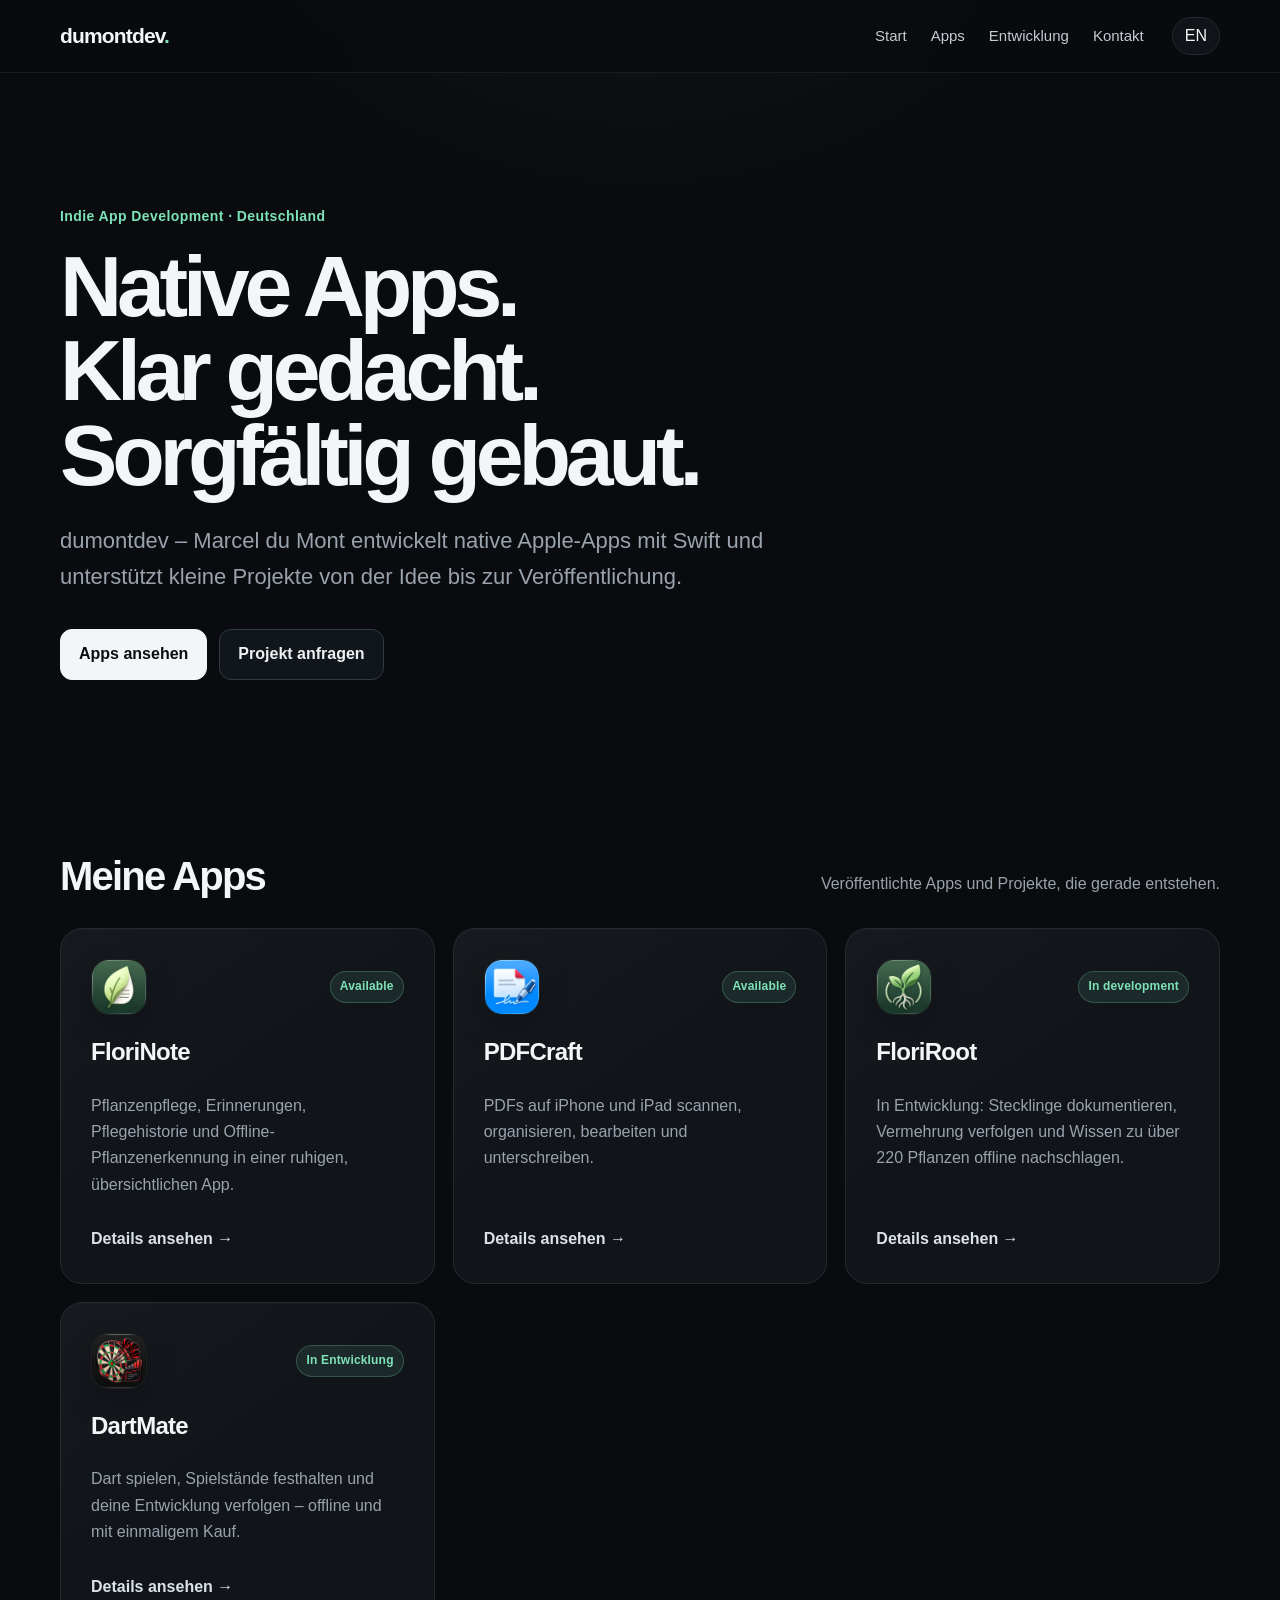
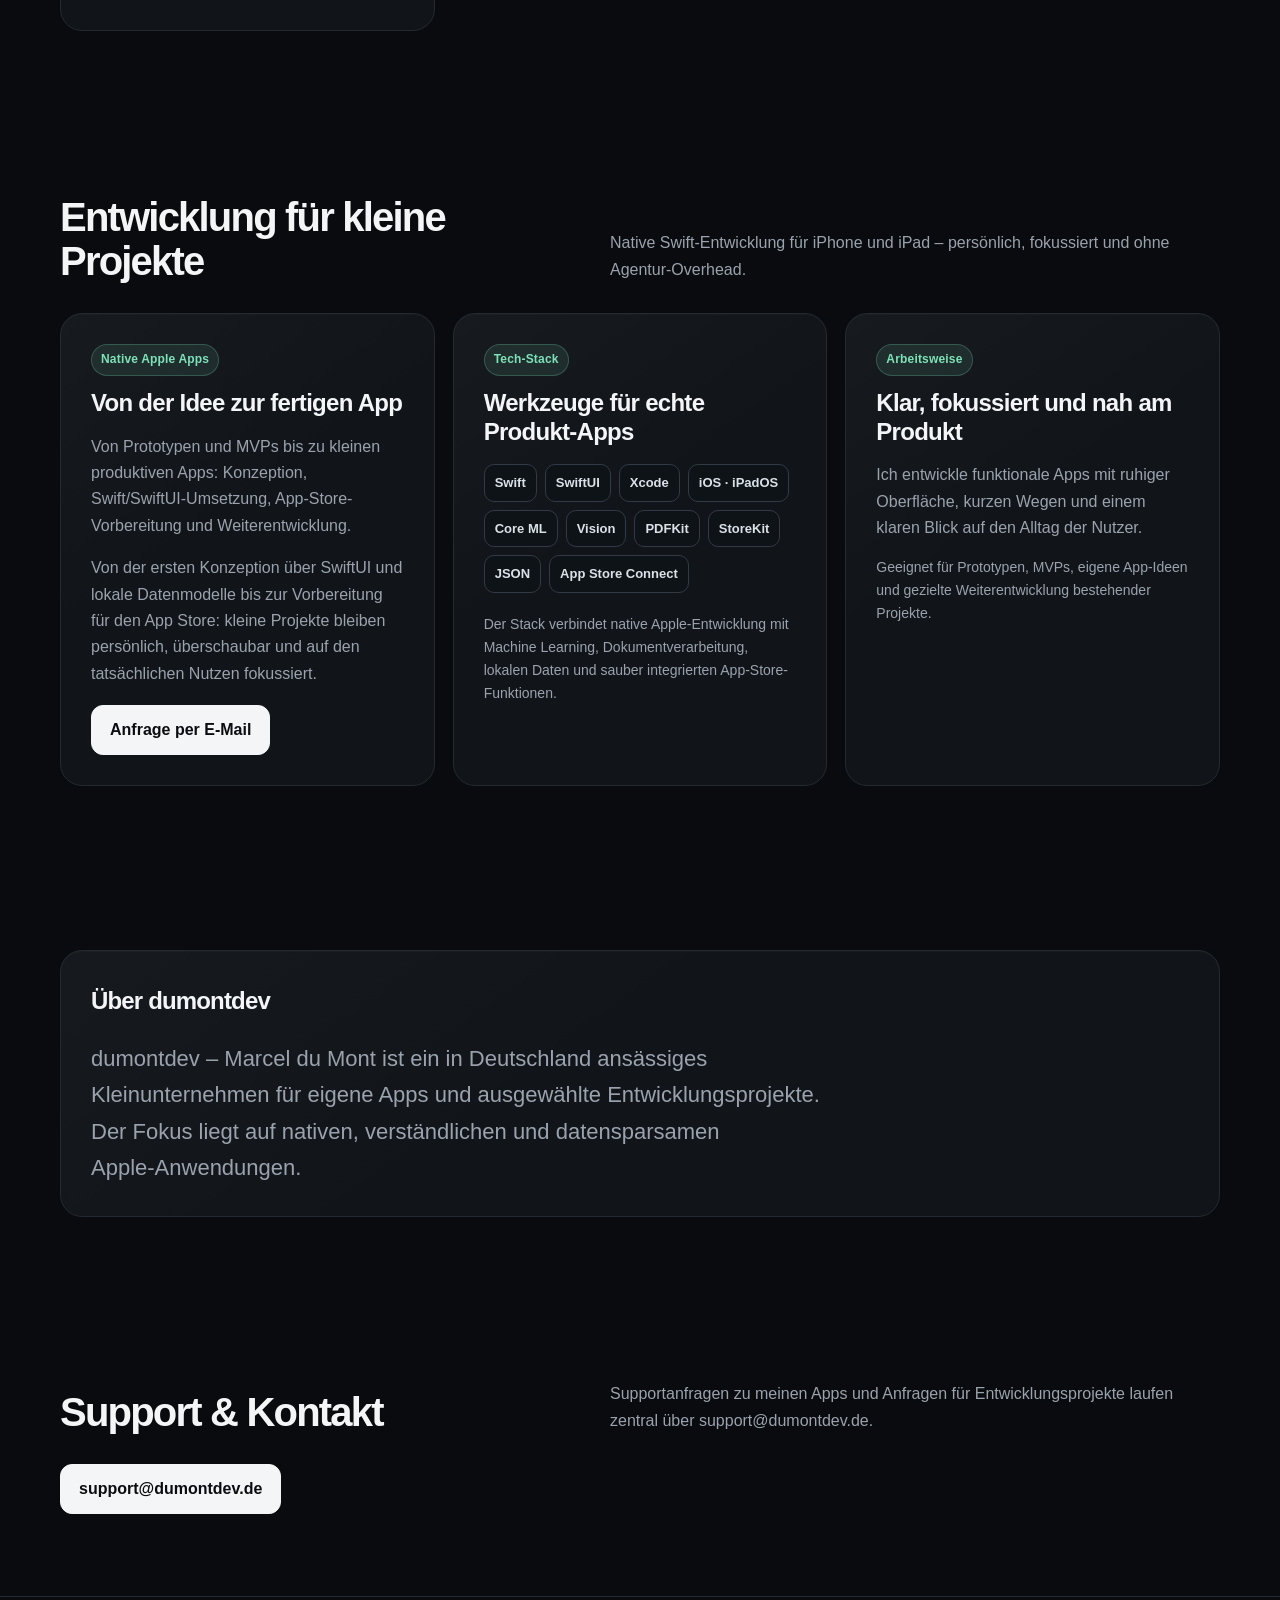
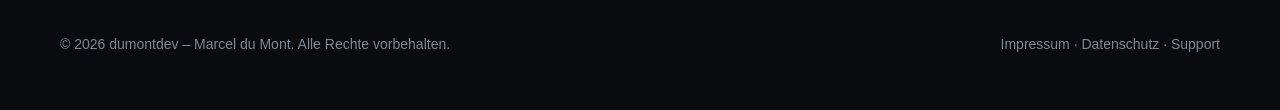
<file: index.html>
<!doctype html>
<html lang="de">
<head>
  <meta charset="utf-8">
  <meta name="viewport" content="width=device-width,initial-scale=1">
  <meta name="description" content="dumontdev – Marcel du Mont. Native Swift Apps und Entwicklung für kleine Projekte.">
  <title>dumontdev – Marcel du Mont</title>
  <link rel="stylesheet" href="styles.css">
</head>
<body>
  <header><nav class="wrap"><a class="brand" href="index.html">dumontdev</a><div class="navlinks"><a href="index.html" data-i18n="navHome">Start</a><a href="apps.html" data-i18n="navApps">Apps</a><a href="#entwicklung" data-i18n="navServices">Entwicklung</a><a href="#kontakt" data-i18n="navContact">Kontakt</a></div><button class="lang" aria-label="Sprache wechseln">EN</button></nav></header>
  <main>
    <div class="wrap hero"><div class="eyebrow" data-i18n="heroEye"></div><h1 data-i18n="heroTitle"></h1><p class="lead" data-i18n="heroLead"></p><div class="actions"><a class="btn primary" href="apps.html" data-i18n="appsBtn"></a><a class="btn" href="mailto:support@dumontdev.de?subject=Projektanfrage" data-i18n="projectBtn"></a></div></div>

    <section><div class="wrap"><div class="section-head"><h2 data-i18n="appsTitle"></h2><p data-i18n="appsText"></p></div><div class="grid"><a class="card app-card" href="florinote.html"><div class="app-card-header"><img class="app-icon" src="Images/FloriNote_AppIcon.png" alt="FloriNote App Icon"><span class="tag">Available</span></div><h3>FloriNote</h3><p data-i18n="floriDesc"></p><span class="more" data-i18n="details"></span></a><a class="card app-card" href="pdfcraft.html"><div class="app-card-header"><img class="app-icon" src="Images/PDFCraft_AppIcon.png" alt="PDFCraft App Icon"><span class="tag">Available</span></div><h3>PDFCraft</h3><p data-i18n="pdfDesc"></p><span class="more" data-i18n="details"></span></a><a class="card app-card" href="floriroot.html"><div class="app-card-header"><img class="app-icon" src="Images/FloriRoot_AppIcon.png" alt="FloriRoot App Icon"><span class="tag">In development</span></div><h3>FloriRoot</h3><p data-i18n="rootDesc"></p><span class="more" data-i18n="details"></span></a><a class="card app-card" href="dartmate.html"><div class="app-card-header"><img class="app-icon" src="Images/DartMate_AppIcon.png" alt="DartMate App Icon"><span class="tag" data-i18n="dartStatus">In development</span></div><h3>DartMate</h3><p data-i18n="dartDesc"></p><span class="more" data-i18n="details"></span></a></div></div></section>

    <section id="entwicklung"><div class="wrap"><div class="section-head"><h2 data-i18n="servicesTitle"></h2><p data-i18n="servicesText"></p></div><div class="service service-expanded"><div class="card"><span class="tag" data-i18n="serviceTag">Native Apple Apps</span><h3 data-i18n="serviceTitle">Von der Idee zur fertigen App</h3><p data-i18n="serviceCard"></p><p data-i18n="serviceDetail"></p><a class="btn primary" href="mailto:support@dumontdev.de?subject=Entwicklungsanfrage" data-i18n="contact"></a></div><div class="card"><span class="tag" data-i18n="stackTag">Tech-Stack</span><h3 data-i18n="stackTitle">Werkzeuge für echte Produkt-Apps</h3><div class="stack-list"><span>Swift</span><span>SwiftUI</span><span>Xcode</span><span>iOS · iPadOS</span><span>Core ML</span><span>Vision</span><span>PDFKit</span><span>StoreKit</span><span>JSON</span><span>App Store Connect</span></div><p class="small" data-i18n="stackText"></p></div><div class="card"><span class="tag" data-i18n="approachTag">Arbeitsweise</span><h3 data-i18n="approachTitle">Klar, fokussiert und nah am Produkt</h3><p data-i18n="approachText"></p><p class="small" data-i18n="approachDetail"></p></div></div></div></section>

    <section><div class="wrap"><div class="card"><h2 data-i18n="aboutTitle"></h2><p class="lead" data-i18n="aboutText"></p></div></div></section>
    <section id="kontakt"><div class="wrap"><div class="section-head"><h2 data-i18n="supportTitle"></h2><p data-i18n="supportText"></p></div><a class="btn primary" href="mailto:support@dumontdev.de">support@dumontdev.de</a></div></section>
  </main>
  <footer><div class="wrap row"><span data-i18n="footer"></span><span><a href="impressum.html">Impressum</a> · <a href="datenschutz.html">Datenschutz</a></span></div></footer>
  <script src="script.js"></script>
</body>
</html>
</file>
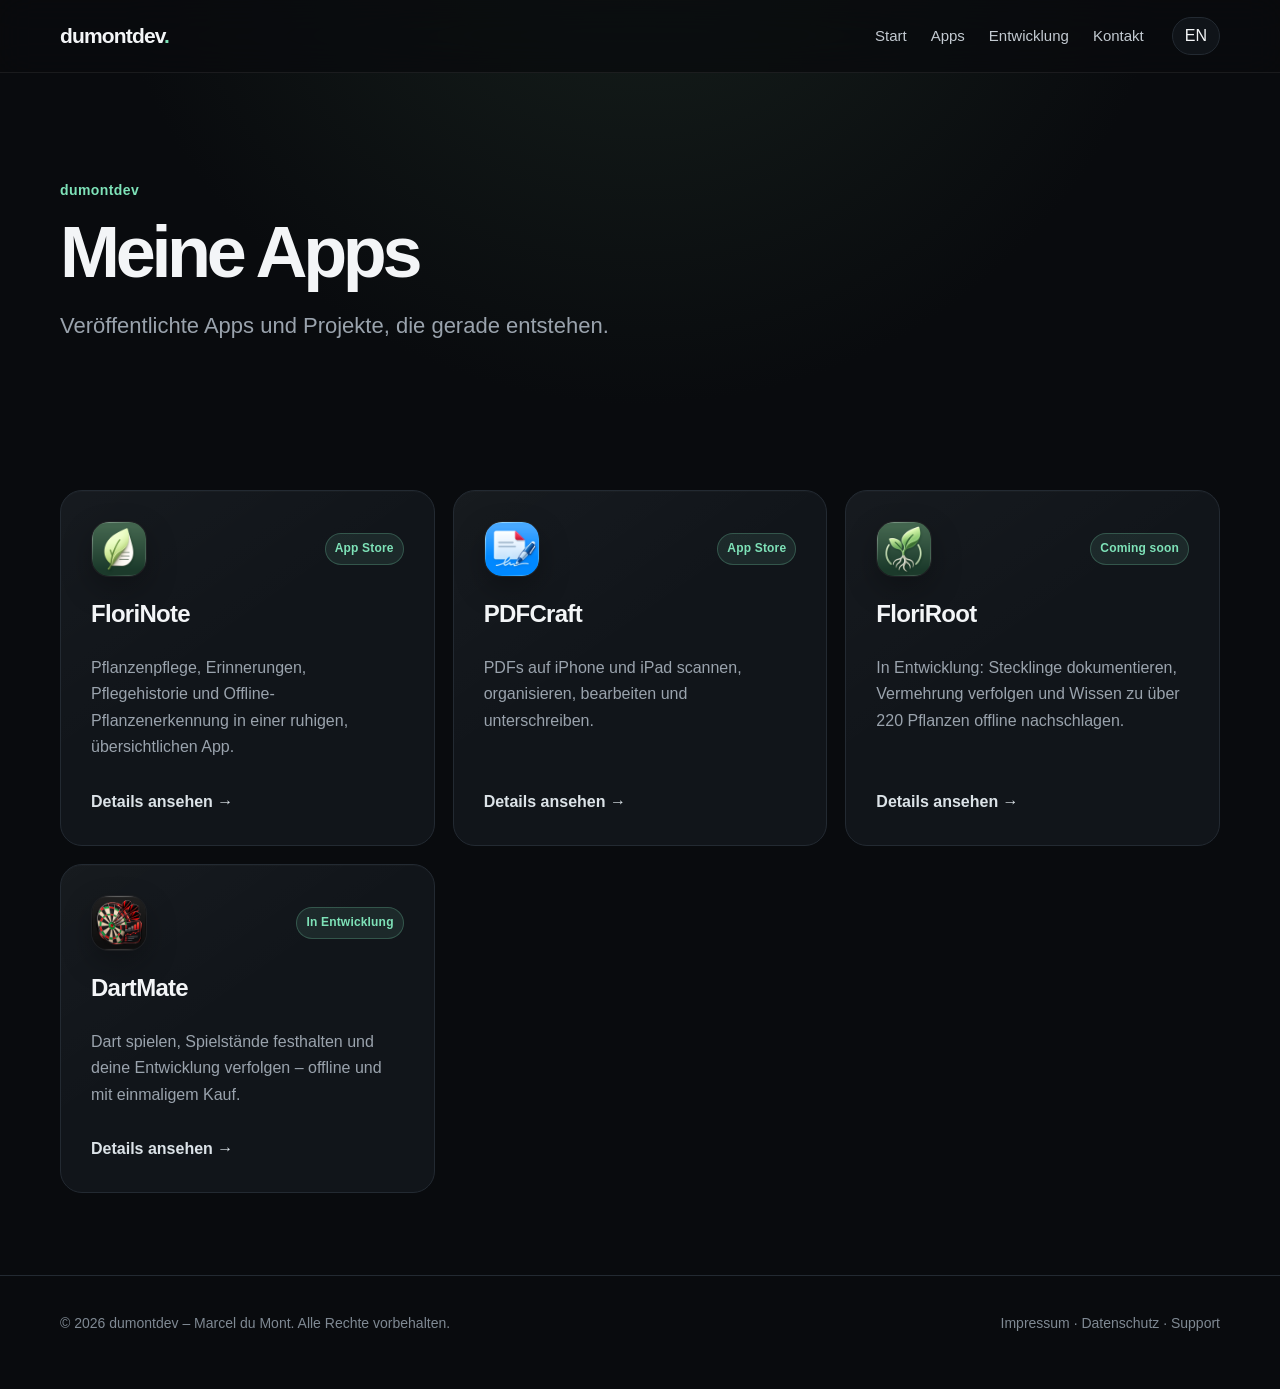
<file: apps.html>
<!doctype html><html><head><meta charset="utf-8"><meta name="viewport" content="width=device-width,initial-scale=1"><title>Apps – dumontdev</title><link rel="stylesheet" href="styles.css"></head><body><header><nav class="wrap"><a class="brand" href="index.html">dumontdev</a><div class="navlinks"><a href="index.html" data-i18n="navHome"></a><a href="apps.html" data-i18n="navApps"></a><a href="index.html#entwicklung" data-i18n="navServices"></a><a href="mailto:support@dumontdev.de" data-i18n="navContact"></a></div><button class="lang">EN</button></nav></header><main><div class="wrap app-hero"><span class="eyebrow">dumontdev</span><h1 data-i18n="appsTitle">Meine Apps</h1><p class="lead" data-i18n="appsText"></p></div><section><div class="wrap grid"><a class="card app-card" href="florinote.html"><div class="app-card-header"><img class="app-icon" src="Images/FloriNote_AppIcon.png" alt="FloriNote App Icon"><span class="tag">App Store</span></div><h3>FloriNote</h3><p data-i18n="floriDesc"></p><span class="more" data-i18n="details"></span></a><a class="card app-card" href="pdfcraft.html"><div class="app-card-header"><img class="app-icon" src="Images/PDFCraft_AppIcon.png" alt="PDFCraft App Icon"><span class="tag">App Store</span></div><h3>PDFCraft</h3><p data-i18n="pdfDesc"></p><span class="more" data-i18n="details"></span></a><a class="card app-card" href="floriroot.html"><div class="app-card-header"><img class="app-icon" src="Images/FloriRoot_AppIcon.png" alt="FloriRoot App Icon"><span class="tag">Coming soon</span></div><h3>FloriRoot</h3><p data-i18n="rootDesc"></p><span class="more" data-i18n="details"></span></a><a class="card app-card" href="dartmate.html"><div class="app-card-header"><img class="app-icon" src="Images/DartMate_AppIcon.png" alt="DartMate App Icon"><span class="tag" data-i18n="dartStatus">In development</span></div><h3>DartMate</h3><p data-i18n="dartDesc"></p><span class="more" data-i18n="details"></span></a></div></section></main><footer><div class="wrap row"><span data-i18n="footer"></span><span><a href="impressum.html">Impressum</a> · <a href="datenschutz.html">Datenschutz</a></span></div></footer><script src="script.js"></script></body></html>
</file>
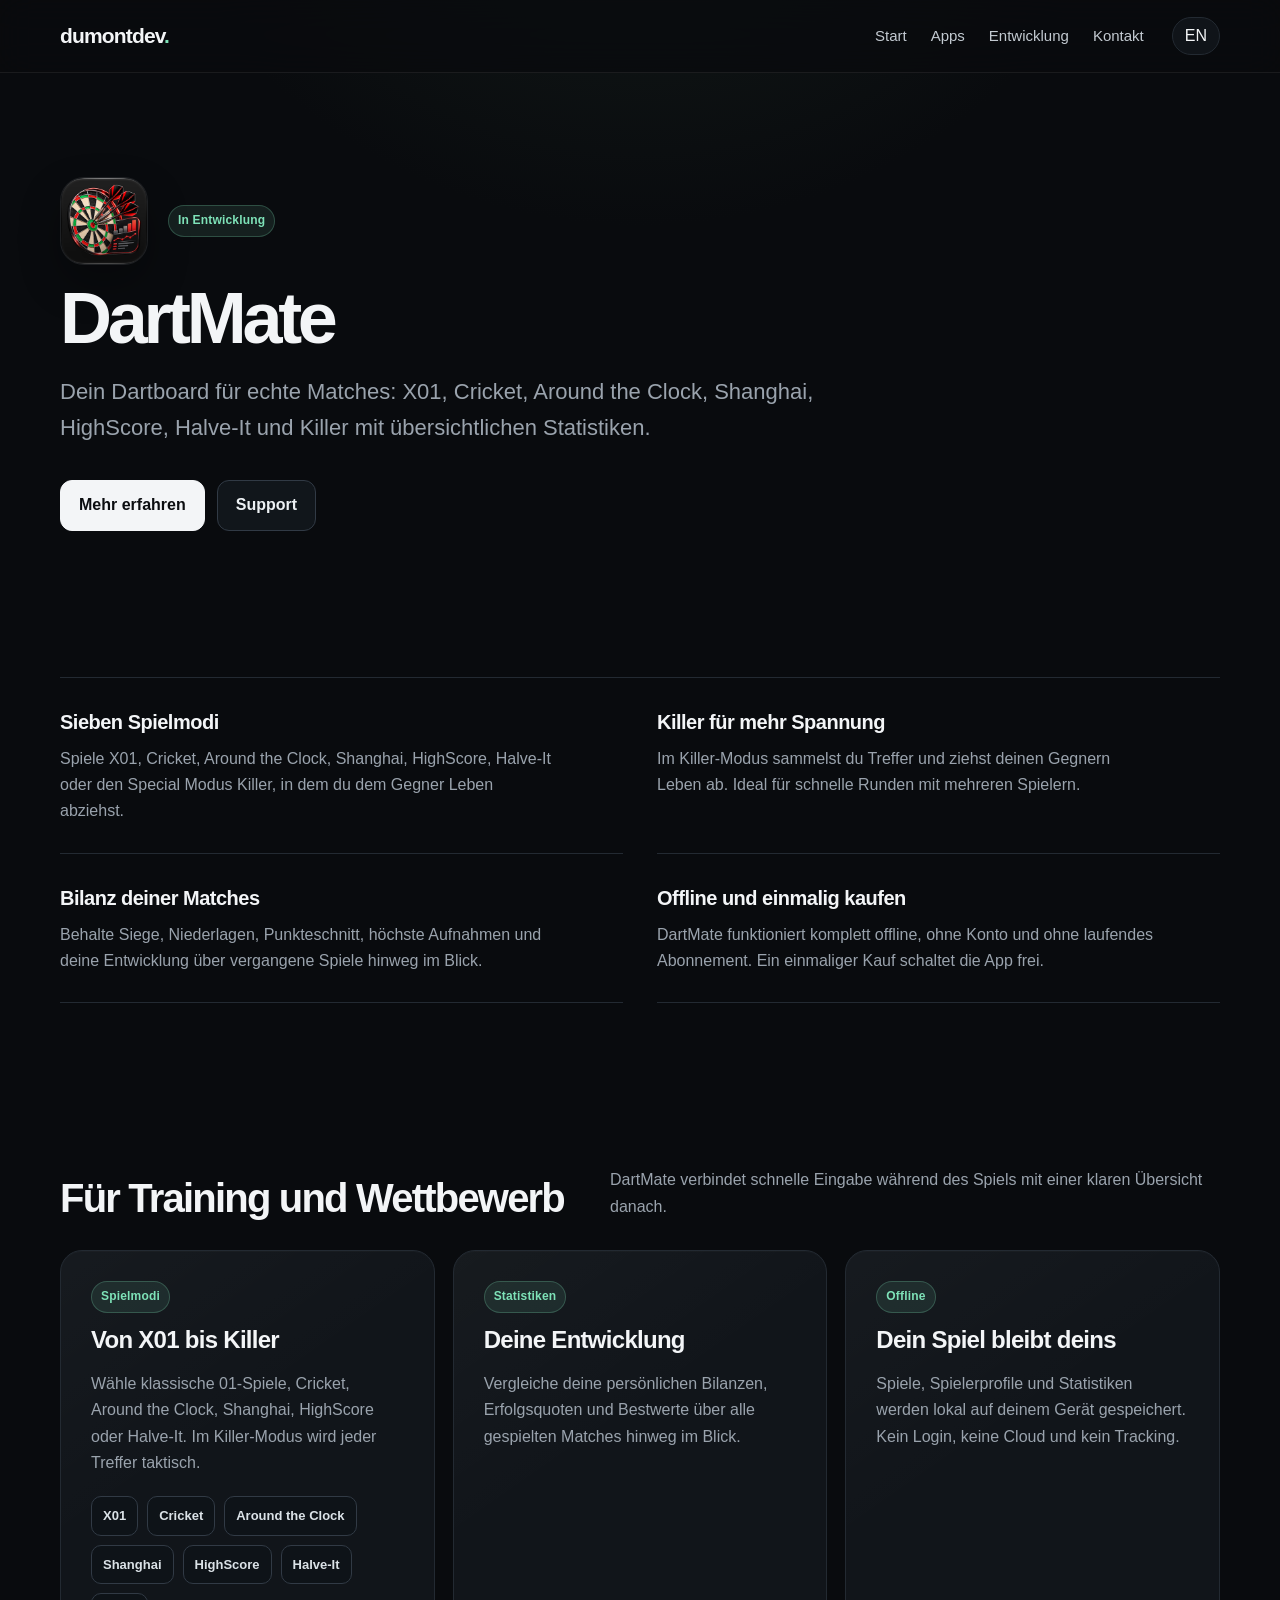
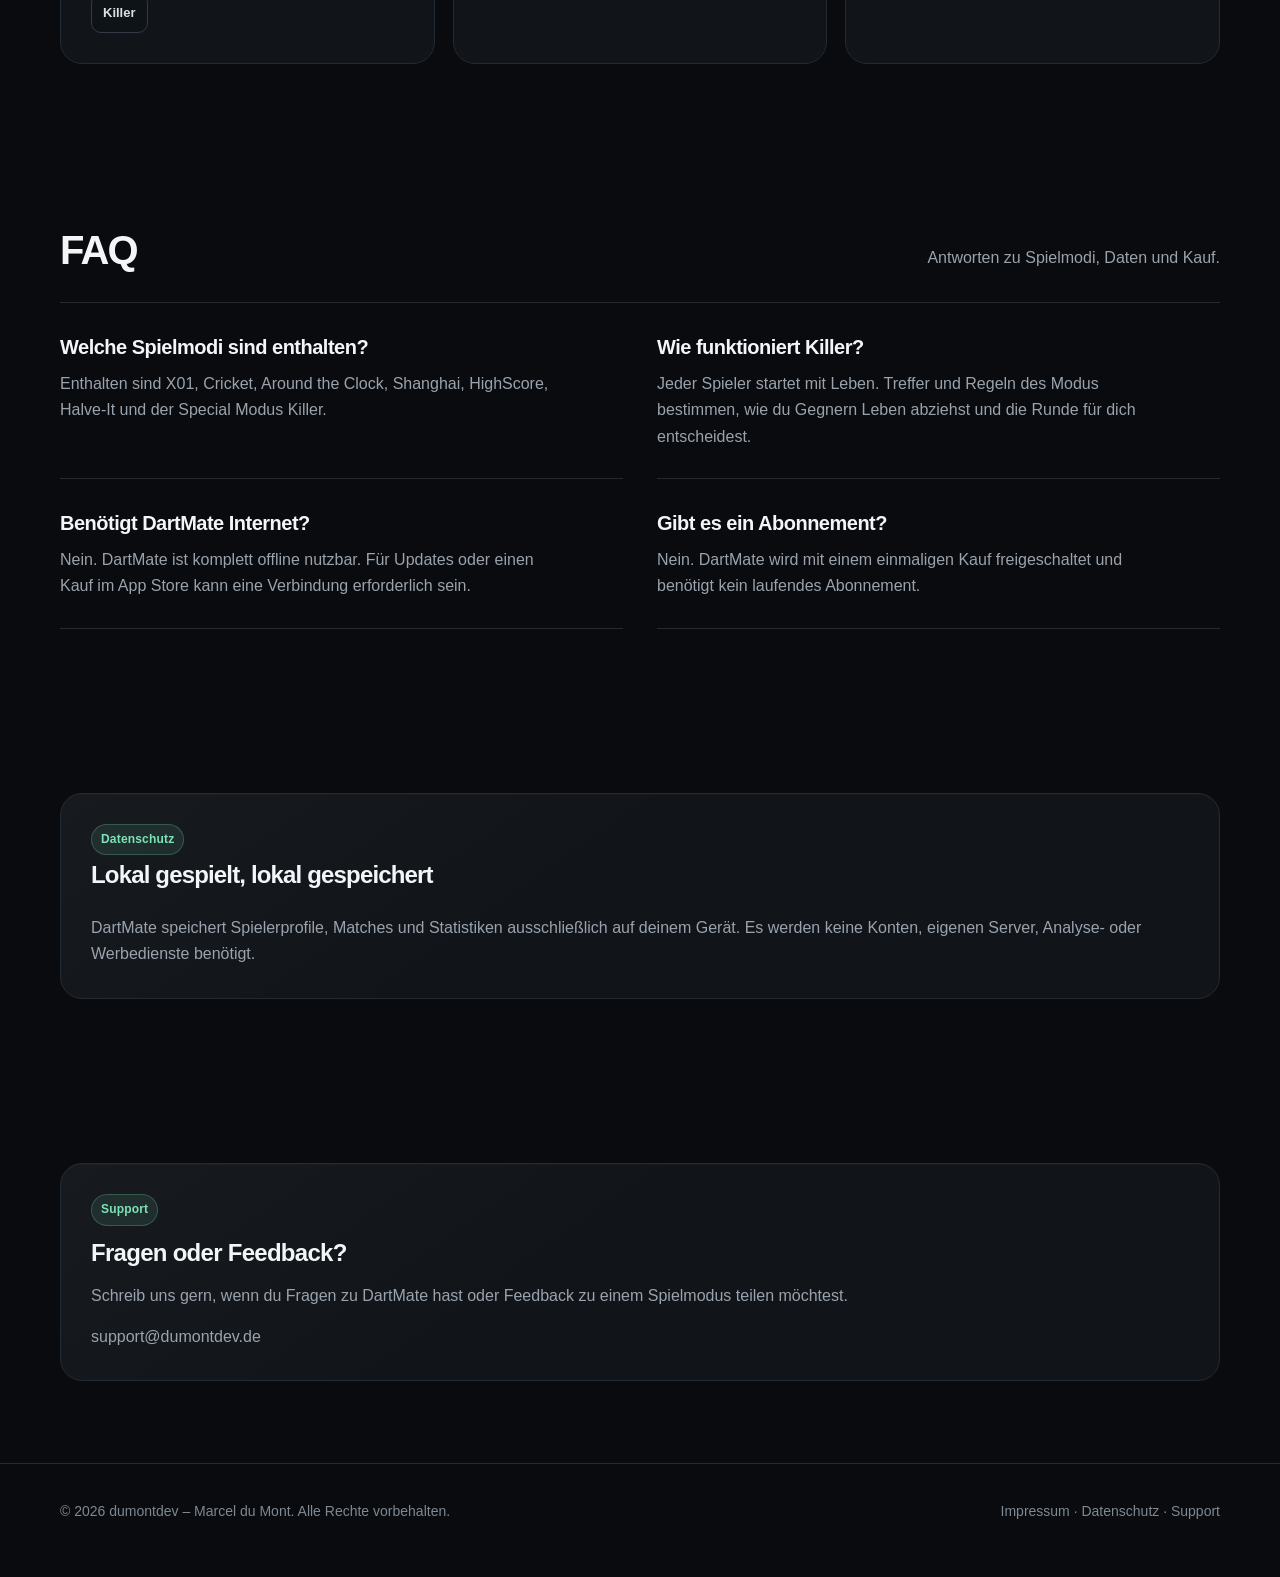
<file: dartmate.html>
<!doctype html>
<html lang="de">
<head>
  <meta charset="utf-8">
  <meta name="viewport" content="width=device-width,initial-scale=1">
  <title>DartMate – dumontdev</title>
  <link rel="stylesheet" href="styles.css">
</head>
<body>
  <header><nav class="wrap"><a class="brand" href="index.html">dumontdev</a><div class="navlinks"><a href="index.html" data-i18n="navHome">Start</a><a href="apps.html" data-i18n="navApps">Apps</a><a href="index.html#entwicklung" data-i18n="navServices">Entwicklung</a><a href="mailto:support@dumontdev.de" data-i18n="navContact">Kontakt</a></div><button class="lang">EN</button></nav></header>
  <main>
    <div class="wrap app-hero">
      <div class="app-hero-top"><img class="hero-app-icon" src="Images/DartMate_AppIcon.png" alt="DartMate App Icon"><div class="app-hero-copy"><span class="tag" data-i18n="dartStatus">In Entwicklung</span></div></div>
      <h1 data-i18n="dartTitle">DartMate</h1>
      <p class="lead" data-i18n="dartLead">Dein Dartboard für echte Matches: X01, Cricket, Around the Clock, Shanghai, HighScore, Halve-It und Killer mit übersichtlichen Statistiken.</p>
      <div class="actions"><a class="btn primary" href="mailto:support@dumontdev.de?subject=DartMate" data-i18n="dartLearnMore">Mehr erfahren</a><a class="btn" href="mailto:support@dumontdev.de?subject=DartMate Support" data-i18n="dartSupportBtn">Support</a></div>
    </div>
    <section><div class="wrap feature-grid">
      <div class="feature"><h3 data-i18n="dartFeature1Title">Sieben Spielmodi</h3><p data-i18n="dartFeature1Text">Spiele X01, Cricket, Around the Clock, Shanghai, HighScore, Halve-It oder den Special Modus Killer, in dem du dem Gegner Leben abziehst.</p></div>
      <div class="feature"><h3 data-i18n="dartFeature2Title">Killer für mehr Spannung</h3><p data-i18n="dartFeature2Text">Im Killer-Modus sammelst du Treffer und ziehst deinen Gegnern Leben ab. Ideal für schnelle Runden mit mehreren Spielern.</p></div>
      <div class="feature"><h3 data-i18n="dartFeature3Title">Bilanz deiner Matches</h3><p data-i18n="dartFeature3Text">Behalte Siege, Niederlagen, Punkteschnitt, höchste Aufnahmen und deine Entwicklung über vergangene Spiele hinweg im Blick.</p></div>
      <div class="feature"><h3 data-i18n="dartFeature4Title">Offline und einmalig kaufen</h3><p data-i18n="dartFeature4Text">DartMate funktioniert komplett offline, ohne Konto und ohne laufendes Abonnement. Ein einmaliger Kauf schaltet die App frei.</p></div>
    </div></section>
    <section><div class="wrap"><div class="section-head"><h2 data-i18n="dartModesTitle">Für Training und Wettbewerb</h2><p data-i18n="dartModesText">DartMate verbindet schnelle Eingabe während des Spiels mit einer klaren Übersicht danach.</p></div><div class="grid"><div class="card"><span class="tag" data-i18n="dartModesTag">Spielmodi</span><h3 data-i18n="dartModesCardTitle">Von X01 bis Killer</h3><p data-i18n="dartModesCardText">Wähle klassische 01-Spiele, Cricket, Around the Clock, Shanghai, HighScore oder Halve-It. Im Killer-Modus wird jeder Treffer taktisch.</p><div class="mode-list"><span>X01</span><span>Cricket</span><span>Around the Clock</span><span>Shanghai</span><span>HighScore</span><span>Halve-It</span><span>Killer</span></div></div><div class="card"><span class="tag" data-i18n="dartStatsTag">Statistiken</span><h3 data-i18n="dartStatsTitle">Deine Entwicklung</h3><p data-i18n="dartStatsText">Vergleiche deine persönlichen Bilanzen, Erfolgsquoten und Bestwerte über alle gespielten Matches hinweg.</p></div><div class="card"><span class="tag" data-i18n="dartOfflineTag">Offline</span><h3 data-i18n="dartOfflineTitle">Dein Spiel bleibt deins</h3><p data-i18n="dartOfflineText">Spiele, Spielerprofile und Statistiken werden lokal auf deinem Gerät gespeichert. Kein Login, keine Cloud und kein Tracking.</p></div></div></div></section>
    <section id="faq"><div class="wrap"><div class="section-head"><h2 data-i18n="dartFaqTitle">FAQ</h2><p data-i18n="dartFaqText">Antworten zu Spielmodi, Daten und Kauf.</p></div><div class="feature-grid"><div class="feature"><h3 data-i18n="dartFaq1Title">Welche Spielmodi sind enthalten?</h3><p data-i18n="dartFaq1Text">Enthalten sind X01, Cricket, Around the Clock, Shanghai, HighScore, Halve-It und der Special Modus Killer.</p></div><div class="feature"><h3 data-i18n="dartFaq2Title">Wie funktioniert Killer?</h3><p data-i18n="dartFaq2Text">Jeder Spieler startet mit Leben. Treffer und Regeln des Modus bestimmen, wie du Gegnern Leben abziehst und die Runde für dich entscheidest.</p></div><div class="feature"><h3 data-i18n="dartFaq3Title">Benötigt DartMate Internet?</h3><p data-i18n="dartFaq3Text">Nein. DartMate ist komplett offline nutzbar. Für Updates oder einen Kauf im App Store kann eine Verbindung erforderlich sein.</p></div><div class="feature"><h3 data-i18n="dartFaq4Title">Gibt es ein Abonnement?</h3><p data-i18n="dartFaq4Text">Nein. DartMate wird mit einem einmaligen Kauf freigeschaltet und benötigt kein laufendes Abonnement.</p></div></div></div></section>
    <section><div class="wrap"><div class="card"><span class="tag" data-i18n="dartPrivacyTag">Datenschutz</span><h2 data-i18n="dartPrivacyTitle">Lokal gespielt, lokal gespeichert</h2><p data-i18n="dartPrivacyText">DartMate speichert Spielerprofile, Matches und Statistiken ausschließlich auf deinem Gerät. Es werden keine Konten, eigenen Server, Analyse- oder Werbedienste benötigt.</p></div></div></section>
    <section><div class="wrap"><div class="card"><span class="tag" data-i18n="dartSupportTag">Support</span><h3 data-i18n="dartSupportTitle">Fragen oder Feedback?</h3><p data-i18n="dartSupportText">Schreib uns gern, wenn du Fragen zu DartMate hast oder Feedback zu einem Spielmodus teilen möchtest.</p><p style="margin-top:14px"><a href="mailto:support@dumontdev.de">support@dumontdev.de</a></p></div></div></section>
  </main>
  <footer><div class="wrap row"><span data-i18n="footer">© 2026 dumontdev – Marcel du Mont. Alle Rechte vorbehalten.</span><span><a href="impressum.html">Impressum</a> · <a href="datenschutz.html">Datenschutz</a> · <a href="mailto:support@dumontdev.de">Support</a></span></div></footer>
  <script src="script.js"></script>
</body>
</html>
</file>
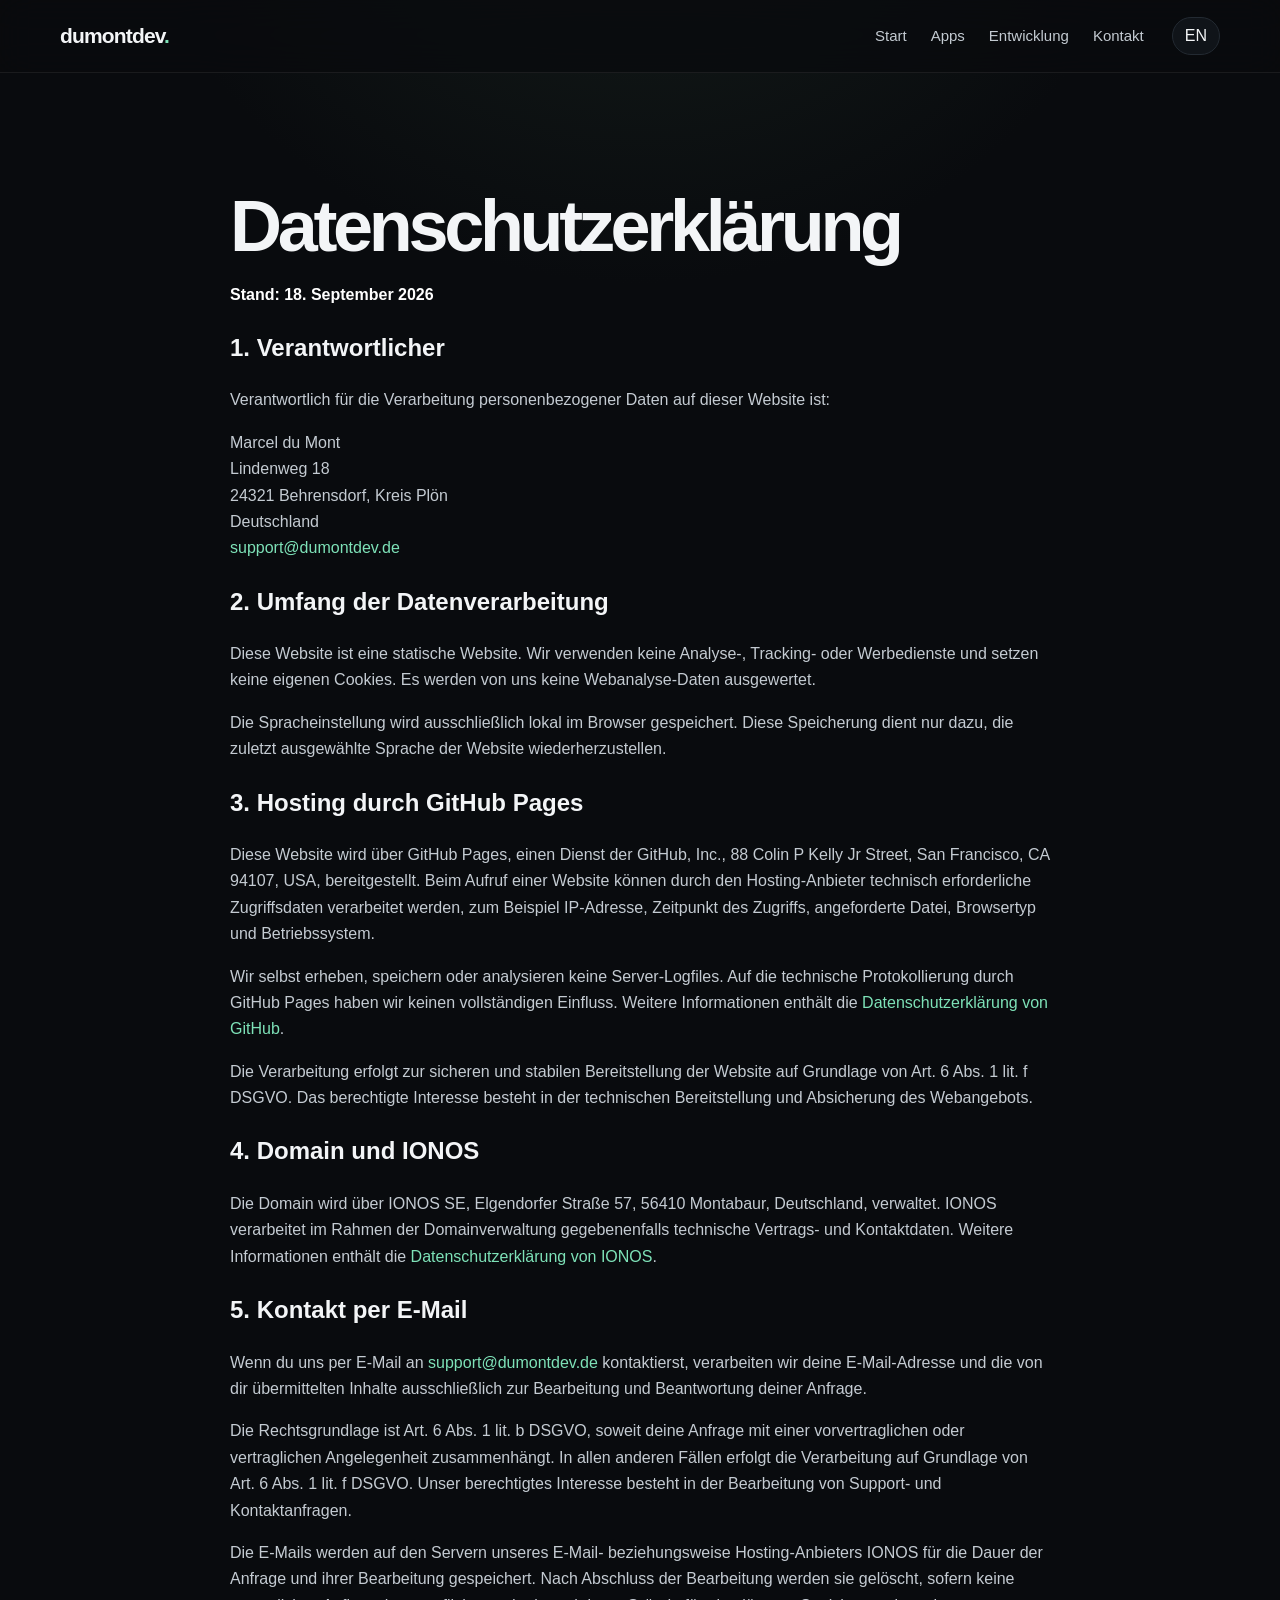
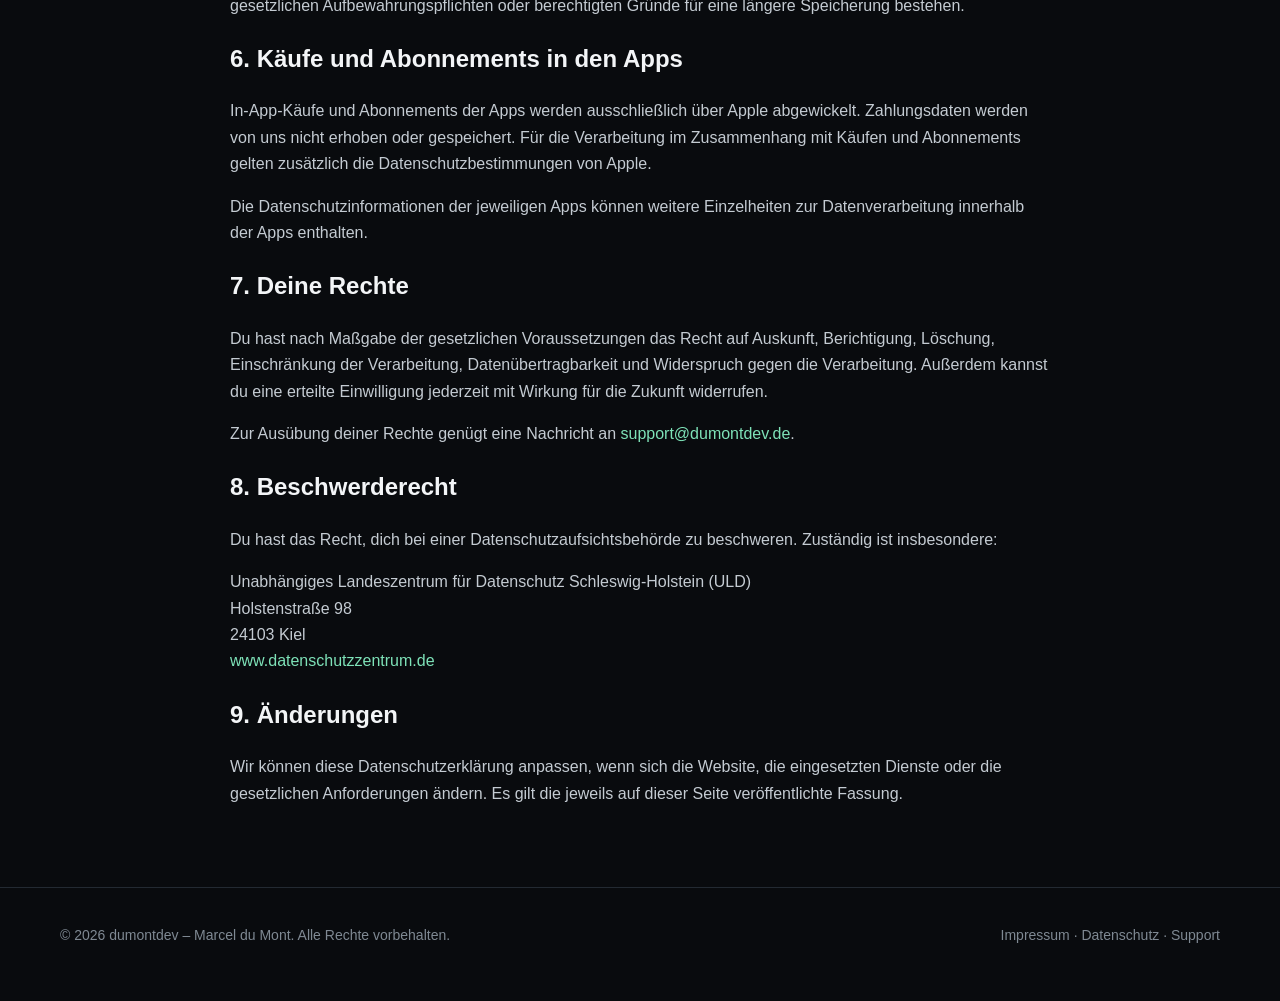
<file: datenschutz.html>
<!doctype html>
<html lang="de">
<head>
  <meta charset="utf-8">
  <meta name="viewport" content="width=device-width,initial-scale=1">
  <meta name="description" content="Datenschutzerklärung – dumontdev – Marcel du Mont.">
  <title>Datenschutz – dumontdev</title>
  <link rel="stylesheet" href="styles.css">
</head>
<body>
  <header><nav class="wrap"><a class="brand" href="index.html">dumontdev</a><div class="navlinks"><a href="index.html" data-i18n="navHome">Start</a><a href="apps.html" data-i18n="navApps">Apps</a><a href="mailto:support@dumontdev.de" data-i18n="navContact">Kontakt</a></div><button class="lang">EN</button></nav></header>
  <main><div class="wrap app-hero legal">
    <h1 data-i18n="privacyTitle">Datenschutzerklärung</h1>
    <p><strong data-i18n="privacyDate">Stand: 18. September 2026</strong></p>

    <h2 data-i18n="privacySection1">1. Verantwortlicher</h2>
    <p data-i18n="privacyResponsibleText">Verantwortlich für die Verarbeitung personenbezogener Daten auf dieser Website ist:</p>
    <p>Marcel du Mont<br>Lindenweg 18<br>24321 Behrensdorf, Kreis Plön<br>Deutschland<br><a href="mailto:support@dumontdev.de">support@dumontdev.de</a></p>

    <h2 data-i18n="privacySection2">2. Umfang der Datenverarbeitung</h2>
    <p data-i18n="privacyScopeText">Diese Website ist eine statische Website. Wir verwenden keine Analyse-, Tracking- oder Werbedienste und setzen keine eigenen Cookies. Es werden von uns keine Webanalyse-Daten ausgewertet.</p>
    <p data-i18n="privacyLanguageText">Die Spracheinstellung wird ausschließlich lokal im Browser gespeichert. Diese Speicherung dient nur dazu, die zuletzt ausgewählte Sprache der Website wiederherzustellen.</p>

    <h2 data-i18n="privacySection3">3. Hosting durch GitHub Pages</h2>
    <p data-i18n="privacyHostingText">Diese Website wird über GitHub Pages, einen Dienst der GitHub, Inc., 88 Colin P Kelly Jr Street, San Francisco, CA 94107, USA, bereitgestellt. Beim Aufruf einer Website können durch den Hosting-Anbieter technisch erforderliche Zugriffsdaten verarbeitet werden, zum Beispiel IP-Adresse, Zeitpunkt des Zugriffs, angeforderte Datei, Browsertyp und Betriebssystem.</p>
    <p><span data-i18n="privacyLogsText">Wir selbst erheben, speichern oder analysieren keine Server-Logfiles. Auf die technische Protokollierung durch GitHub Pages haben wir keinen vollständigen Einfluss. Weitere Informationen enthält die</span> <a href="https://docs.github.com/en/site-policy/privacy-policies/github-privacy-statement" rel="noopener noreferrer" data-i18n="privacyGithubLink">Datenschutzerklärung von GitHub</a>.</p>
    <p data-i18n="privacyHostingBasis">Die Verarbeitung erfolgt zur sicheren und stabilen Bereitstellung der Website auf Grundlage von Art. 6 Abs. 1 lit. f DSGVO. Das berechtigte Interesse besteht in der technischen Bereitstellung und Absicherung des Webangebots.</p>

    <h2 data-i18n="privacySection4">4. Domain und IONOS</h2>
    <p><span data-i18n="privacyIonosText">Die Domain wird über IONOS SE, Elgendorfer Straße 57, 56410 Montabaur, Deutschland, verwaltet. IONOS verarbeitet im Rahmen der Domainverwaltung gegebenenfalls technische Vertrags- und Kontaktdaten. Weitere Informationen enthält die</span> <a href="https://www.ionos.de/terms-gtc/terms-privacy" rel="noopener noreferrer" data-i18n="privacyIonosLink">Datenschutzerklärung von IONOS</a>.</p>

    <h2 data-i18n="privacySection5">5. Kontakt per E-Mail</h2>
    <p><span data-i18n="privacyEmailText">Wenn du uns per E-Mail an</span> <a href="mailto:support@dumontdev.de">support@dumontdev.de</a> <span data-i18n="privacyEmailTextEnd">kontaktierst, verarbeiten wir deine E-Mail-Adresse und die von dir übermittelten Inhalte ausschließlich zur Bearbeitung und Beantwortung deiner Anfrage.</span></p>
    <p data-i18n="privacyEmailBasis">Die Rechtsgrundlage ist Art. 6 Abs. 1 lit. b DSGVO, soweit deine Anfrage mit einer vorvertraglichen oder vertraglichen Angelegenheit zusammenhängt. In allen anderen Fällen erfolgt die Verarbeitung auf Grundlage von Art. 6 Abs. 1 lit. f DSGVO. Unser berechtigtes Interesse besteht in der Bearbeitung von Support- und Kontaktanfragen.</p>
    <p data-i18n="privacyEmailRetention">Die E-Mails werden auf den Servern unseres E-Mail- beziehungsweise Hosting-Anbieters IONOS für die Dauer der Anfrage und ihrer Bearbeitung gespeichert. Nach Abschluss der Bearbeitung werden sie gelöscht, sofern keine gesetzlichen Aufbewahrungspflichten oder berechtigten Gründe für eine längere Speicherung bestehen.</p>

    <h2 data-i18n="privacySection6">6. Käufe und Abonnements in den Apps</h2>
    <p data-i18n="privacyAppleText">In-App-Käufe und Abonnements der Apps werden ausschließlich über Apple abgewickelt. Zahlungsdaten werden von uns nicht erhoben oder gespeichert. Für die Verarbeitung im Zusammenhang mit Käufen und Abonnements gelten zusätzlich die Datenschutzbestimmungen von Apple.</p>
    <p data-i18n="privacyAppsText">Die Apps FloriRoot, FloriNote und PDFCraft sind grundsätzlich offline nutzbar. In FloriRoot werden Projekte, Fotos, Notizen, Statistiken und Einstellungen ausschließlich lokal auf dem Gerät gespeichert. FloriRoot verwendet kein Benutzerkonto, keine eigene Cloud, keine Analyse-, Werbe- oder Tracking-Dienste. Erinnerungen werden lokal auf dem Gerät geplant. Eine Übertragung dieser App-Daten an uns findet nicht statt.</p>

    <h2 data-i18n="privacySection7">7. Deine Rechte</h2>
    <p data-i18n="privacyRightsText">Du hast nach Maßgabe der gesetzlichen Voraussetzungen das Recht auf Auskunft, Berichtigung, Löschung, Einschränkung der Verarbeitung, Datenübertragbarkeit und Widerspruch gegen die Verarbeitung. Außerdem kannst du eine erteilte Einwilligung jederzeit mit Wirkung für die Zukunft widerrufen.</p>
    <p><span data-i18n="privacyRightsContact">Zur Ausübung deiner Rechte genügt eine Nachricht an</span> <a href="mailto:support@dumontdev.de">support@dumontdev.de</a>.</p>

    <h2 data-i18n="privacySection8">8. Beschwerderecht</h2>
    <p data-i18n="privacyComplaintText">Du hast das Recht, dich bei einer Datenschutzaufsichtsbehörde zu beschweren. Zuständig ist insbesondere:</p>
    <p>Unabhängiges Landeszentrum für Datenschutz Schleswig-Holstein (ULD)<br>Holstenstraße 98<br>24103 Kiel<br><a href="https://www.datenschutzzentrum.de/" rel="noopener noreferrer">www.datenschutzzentrum.de</a></p>

    <h2 data-i18n="privacySection9">9. Änderungen</h2>
    <p data-i18n="privacyChangesText">Wir können diese Datenschutzerklärung anpassen, wenn sich die Website, die eingesetzten Dienste oder die gesetzlichen Anforderungen ändern. Es gilt die jeweils auf dieser Seite veröffentlichte Fassung.</p>
  </div></main>
  <footer><div class="wrap row"><span data-i18n="footer">© 2026 dumontdev – Marcel du Mont. Alle Rechte vorbehalten.</span><span><a href="impressum.html" data-i18n="footerImprint">Impressum</a> · <a href="datenschutz.html" data-i18n="footerPrivacy">Datenschutz</a> · <a href="mailto:support@dumontdev.de">Support</a></span></div></footer>
  <script src="script.js"></script>
</body>
</html>
</file>
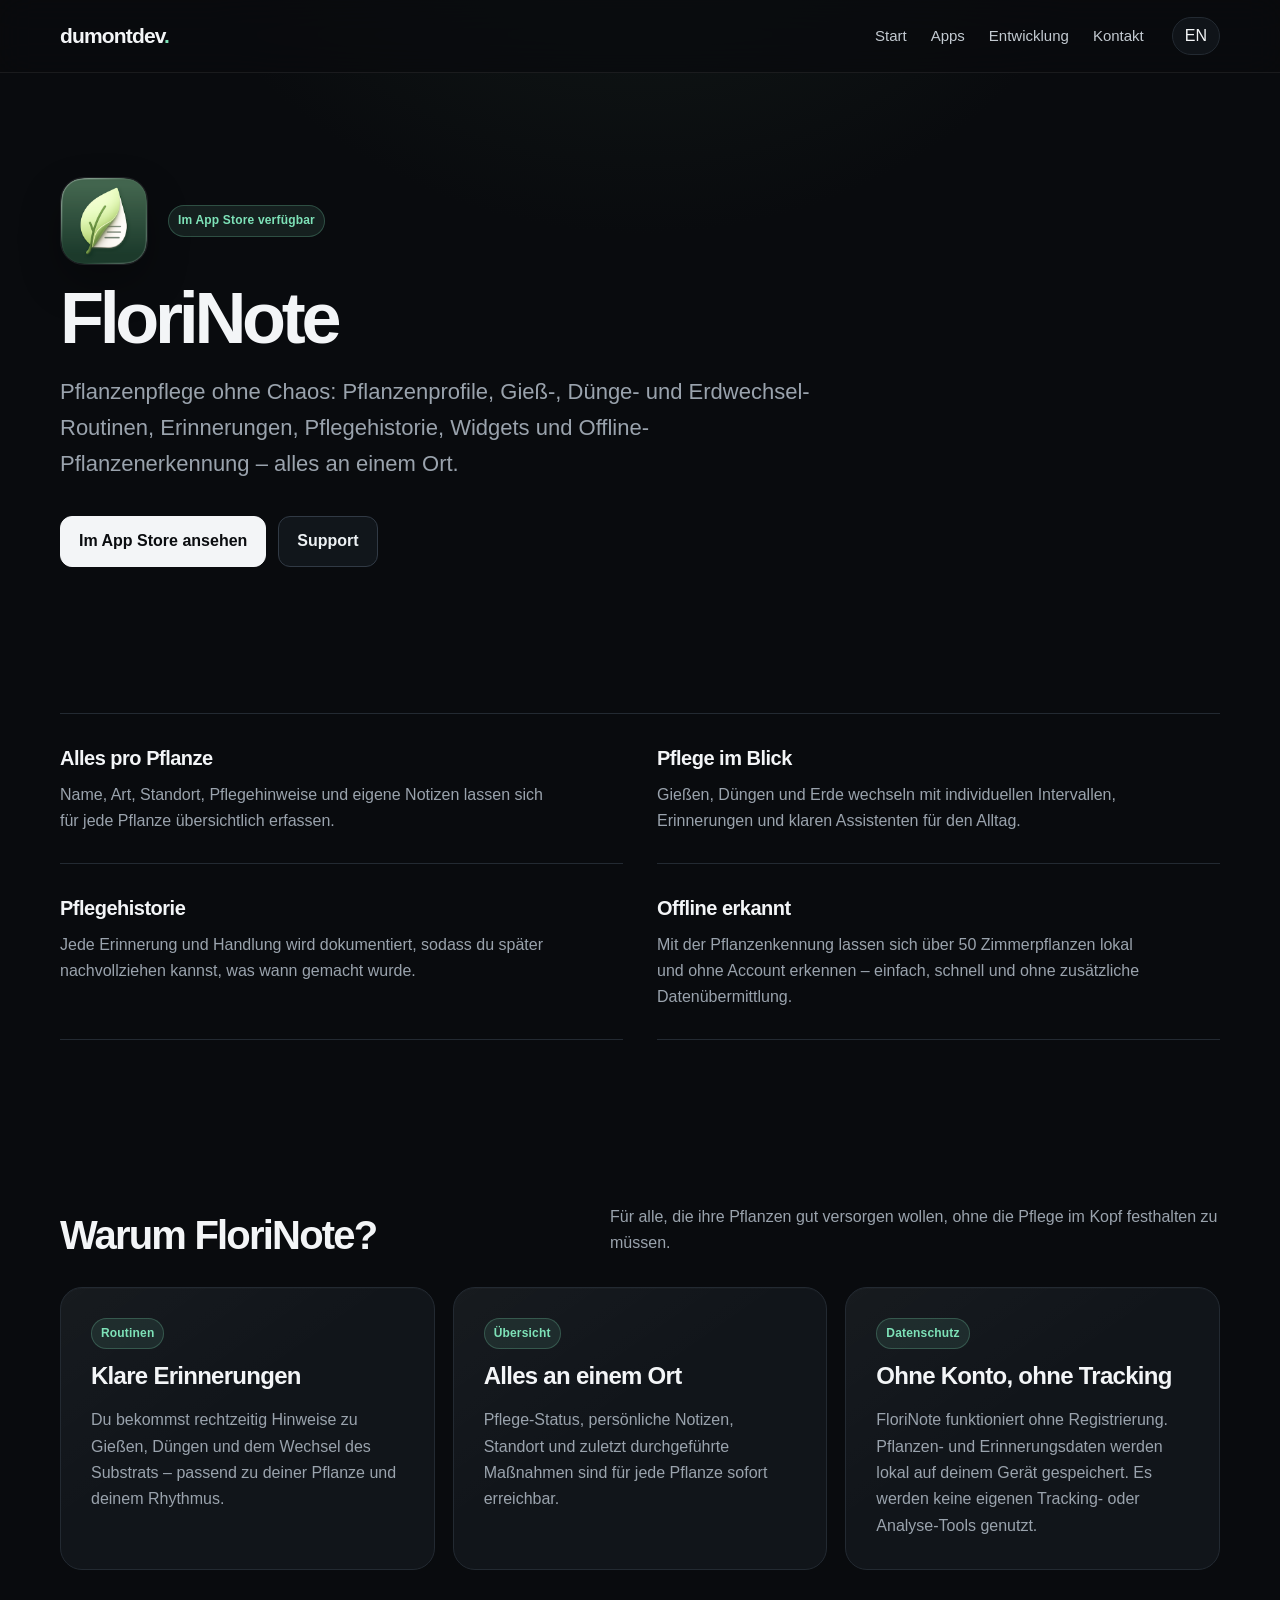
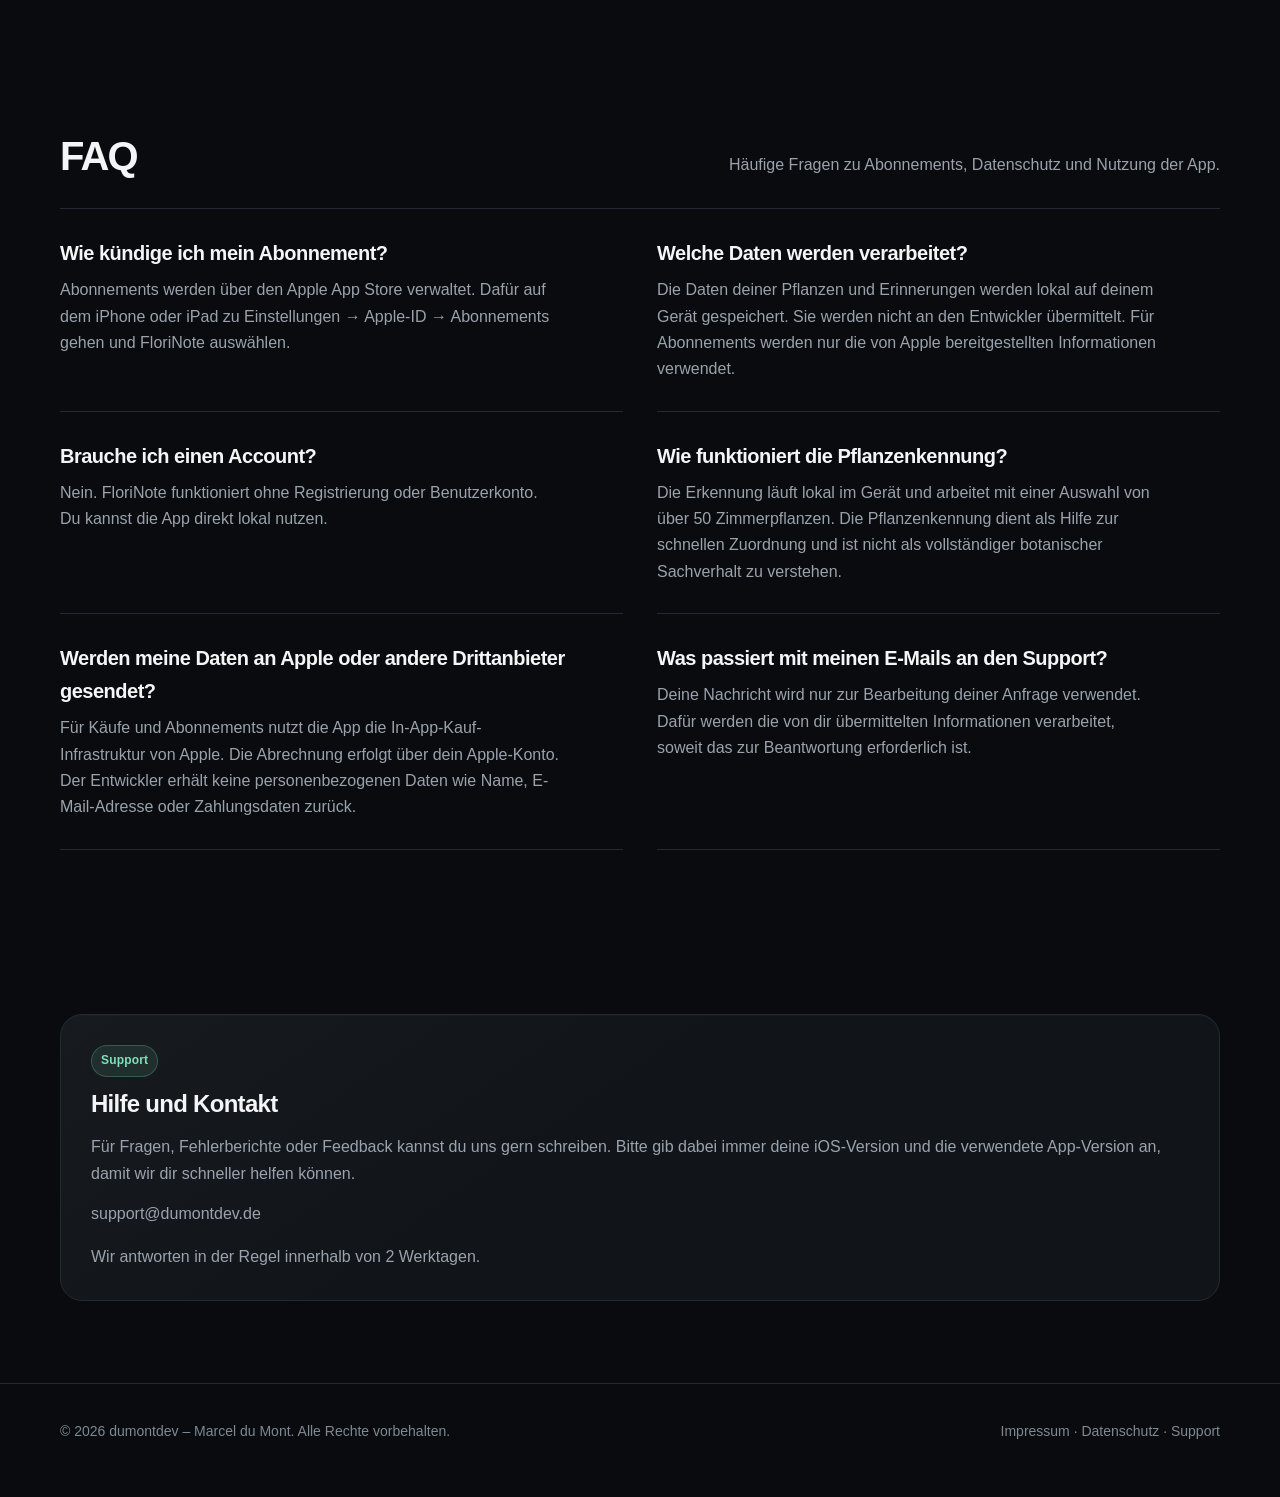
<file: florinote.html>
<!doctype html><html lang="de"><head><meta charset="utf-8"><meta name="viewport" content="width=device-width,initial-scale=1"><title>FloriNote – dumontdev</title><link rel="stylesheet" href="styles.css"></head><body><header><nav class="wrap"><a class="brand" href="index.html">dumontdev</a><div class="navlinks"><a href="index.html" data-i18n="navHome">Start</a><a href="apps.html" data-i18n="navApps">Apps</a><a href="mailto:support@dumontdev.de" data-i18n="navContact">Support</a></div><button class="lang">EN</button></nav></header><main>
  <div class="wrap app-hero">
    <div class="app-hero-top">
      <img class="hero-app-icon" src="Images/FloriNote_AppIcon.png" alt="FloriNote App Icon">
      <div class="app-hero-copy">
        <span class="tag" data-i18n="floriStoreTag">Available on the App Store</span>
      </div>
    </div>
    <h1 data-i18n="floriTitle">FloriNote</h1>
    <p class="lead" data-i18n="floriLead">Pflanzenpflege ohne Chaos: Pflanzenprofile, Gieß-, Dünge- und Erdwechsel-Routinen, Erinnerungen, Pflegehistorie, Widgets und Offline-Pflanzenerkennung – alles an einem Ort.</p>
    <div class="actions">
      <a class="btn primary" href="https://apps.apple.com/de/app/florinote-pflanzenpflege/id6755929354" data-i18n="floriAppStore">Im App Store ansehen</a>
      <a class="btn" href="mailto:support@dumontdev.de?subject=FloriNote Support" data-i18n="floriSupportBtn">Support</a>
    </div>
  </div>

  <section>
    <div class="wrap feature-grid">
      <div class="feature">
        <h3 data-i18n="floriFeature1Title">Alles pro Pflanze</h3>
        <p data-i18n="floriFeature1Text">Name, Art, Standort, Pflegehinweise und eigene Notizen lassen sich für jede Pflanze übersichtlich erfassen.</p>
      </div>
      <div class="feature">
        <h3 data-i18n="floriFeature2Title">Pflege im Blick</h3>
        <p data-i18n="floriFeature2Text">Gießen, Düngen und Erde wechseln mit individuellen Intervallen, Erinnerungen und klaren Assistenten für den Alltag.</p>
      </div>
      <div class="feature">
        <h3 data-i18n="floriFeature3Title">Pflegehistorie</h3>
        <p data-i18n="floriFeature3Text">Jede Erinnerung und Handlung wird dokumentiert, sodass du später nachvollziehen kannst, was wann gemacht wurde.</p>
      </div>
      <div class="feature">
        <h3 data-i18n="floriFeature4Title">Offline erkannt</h3>
        <p data-i18n="floriFeature4Text">Mit der Pflanzenkennung lassen sich über 50 Zimmerpflanzen lokal und ohne Account erkennen – einfach, schnell und ohne zusätzliche Datenübermittlung.</p>
      </div>
    </div>
  </section>

  <section>
    <div class="wrap">
      <div class="section-head">
        <h2 data-i18n="floriWhyTitle">Warum FloriNote?</h2>
        <p data-i18n="floriWhyText">Für alle, die ihre Pflanzen gut versorgen wollen, ohne die Pflege im Kopf festhalten zu müssen.</p>
      </div>
      <div class="grid">
        <div class="card">
          <span class="tag" data-i18n="floriRoutineTag">Routinen</span>
          <h3 data-i18n="floriRoutineTitle">Klare Erinnerungen</h3>
          <p data-i18n="floriRoutineText">Du bekommst rechtzeitig Hinweise zu Gießen, Düngen und dem Wechsel des Substrats – passend zu deiner Pflanze und deinem Rhythmus.</p>
        </div>
        <div class="card">
          <span class="tag" data-i18n="floriOverviewTag">Übersicht</span>
          <h3 data-i18n="floriOverviewTitle">Alles an einem Ort</h3>
          <p data-i18n="floriOverviewText">Pflege-Status, persönliche Notizen, Standort und zuletzt durchgeführte Maßnahmen sind für jede Pflanze sofort erreichbar.</p>
        </div>
        <div class="card">
          <span class="tag" data-i18n="floriPrivacyTag">Datenschutz</span>
          <h3 data-i18n="floriPrivacyTitle">Ohne Konto, ohne Tracking</h3>
          <p data-i18n="floriPrivacyText">FloriNote funktioniert ohne Registrierung. Pflanzen- und Erinnerungsdaten werden lokal auf deinem Gerät gespeichert. Es werden keine eigenen Tracking- oder Analyse-Tools genutzt.</p>
        </div>
      </div>
    </div>
  </section>

  <section id="faq">
    <div class="wrap">
      <div class="section-head">
        <h2 data-i18n="floriFaqTitle">FAQ</h2>
        <p data-i18n="floriFaqText">Häufige Fragen zu Abonnements, Datenschutz und Nutzung der App.</p>
      </div>

      <div class="feature-grid">
        <div class="feature">
          <h3 data-i18n="floriFaq1Title">Wie kündige ich mein Abonnement?</h3>
          <p data-i18n="floriFaq1Text">Abonnements werden über den Apple App Store verwaltet. Dafür auf dem iPhone oder iPad zu <strong>Einstellungen</strong> → <strong>Apple-ID</strong> → <strong>Abonnements</strong> gehen und FloriNote auswählen.</p>
        </div>

        <div class="feature">
          <h3 data-i18n="floriFaq2Title">Welche Daten werden verarbeitet?</h3>
          <p data-i18n="floriFaq2Text">Die Daten deiner Pflanzen und Erinnerungen werden lokal auf deinem Gerät gespeichert. Sie werden nicht an den Entwickler übermittelt. Für Abonnements werden nur die von Apple bereitgestellten Informationen verwendet.</p>
        </div>

        <div class="feature">
          <h3 data-i18n="floriFaq3Title">Brauche ich einen Account?</h3>
          <p data-i18n="floriFaq3Text">Nein. FloriNote funktioniert ohne Registrierung oder Benutzerkonto. Du kannst die App direkt lokal nutzen.</p>
        </div>

        <div class="feature">
          <h3 data-i18n="floriFaq4Title">Wie funktioniert die Pflanzenkennung?</h3>
          <p data-i18n="floriFaq4Text">Die Erkennung läuft lokal im Gerät und arbeitet mit einer Auswahl von über 50 Zimmerpflanzen. Die Pflanzenkennung dient als Hilfe zur schnellen Zuordnung und ist nicht als vollständiger botanischer Sachverhalt zu verstehen.</p>
        </div>

        <div class="feature">
          <h3 data-i18n="floriFaq5Title">Werden meine Daten an Apple oder andere Drittanbieter gesendet?</h3>
          <p data-i18n="floriFaq5Text">Für Käufe und Abonnements nutzt die App die In-App-Kauf-Infrastruktur von Apple. Die Abrechnung erfolgt über dein Apple-Konto. Der Entwickler erhält keine personenbezogenen Daten wie Name, E-Mail-Adresse oder Zahlungsdaten zurück.</p>
        </div>

        <div class="feature">
          <h3 data-i18n="floriFaq6Title">Was passiert mit meinen E-Mails an den Support?</h3>
          <p data-i18n="floriFaq6Text">Deine Nachricht wird nur zur Bearbeitung deiner Anfrage verwendet. Dafür werden die von dir übermittelten Informationen verarbeitet, soweit das zur Beantwortung erforderlich ist.</p>
        </div>
      </div>
    </div>
  </section>

  <section>
    <div class="wrap">
      <div class="card">
        <span class="tag" data-i18n="floriSupportTag">Support</span>
        <h3 data-i18n="floriSupportTitle">Hilfe und Kontakt</h3>
        <p data-i18n="floriSupportText">Für Fragen, Fehlerberichte oder Feedback kannst du uns gern schreiben. Bitte gib dabei immer deine iOS-Version und die verwendete App-Version an, damit wir dir schneller helfen können.</p>
        <p style="margin-top:14px;"><a href="mailto:support@dumontdev.de">support@dumontdev.de</a></p>
        <p data-i18n="floriSupportReply">Wir antworten in der Regel innerhalb von 2 Werktagen.</p>
      </div>
    </div>
  </section>
</main>
<footer>
  <div class="wrap row">
    <span>© 2026 dumontdev – Marcel du Mont.</span>
    <span><a href="impressum.html" data-i18n="floriFooterImprint">Impressum</a> · <a href="datenschutz.html" data-i18n="floriFooterPrivacy">Datenschutz</a> · <a href="mailto:support@dumontdev.de" data-i18n="floriFooterSupport">Support</a></span>
  </div>
</footer>
<script src="script.js"></script>
</body>
</html>
</file>
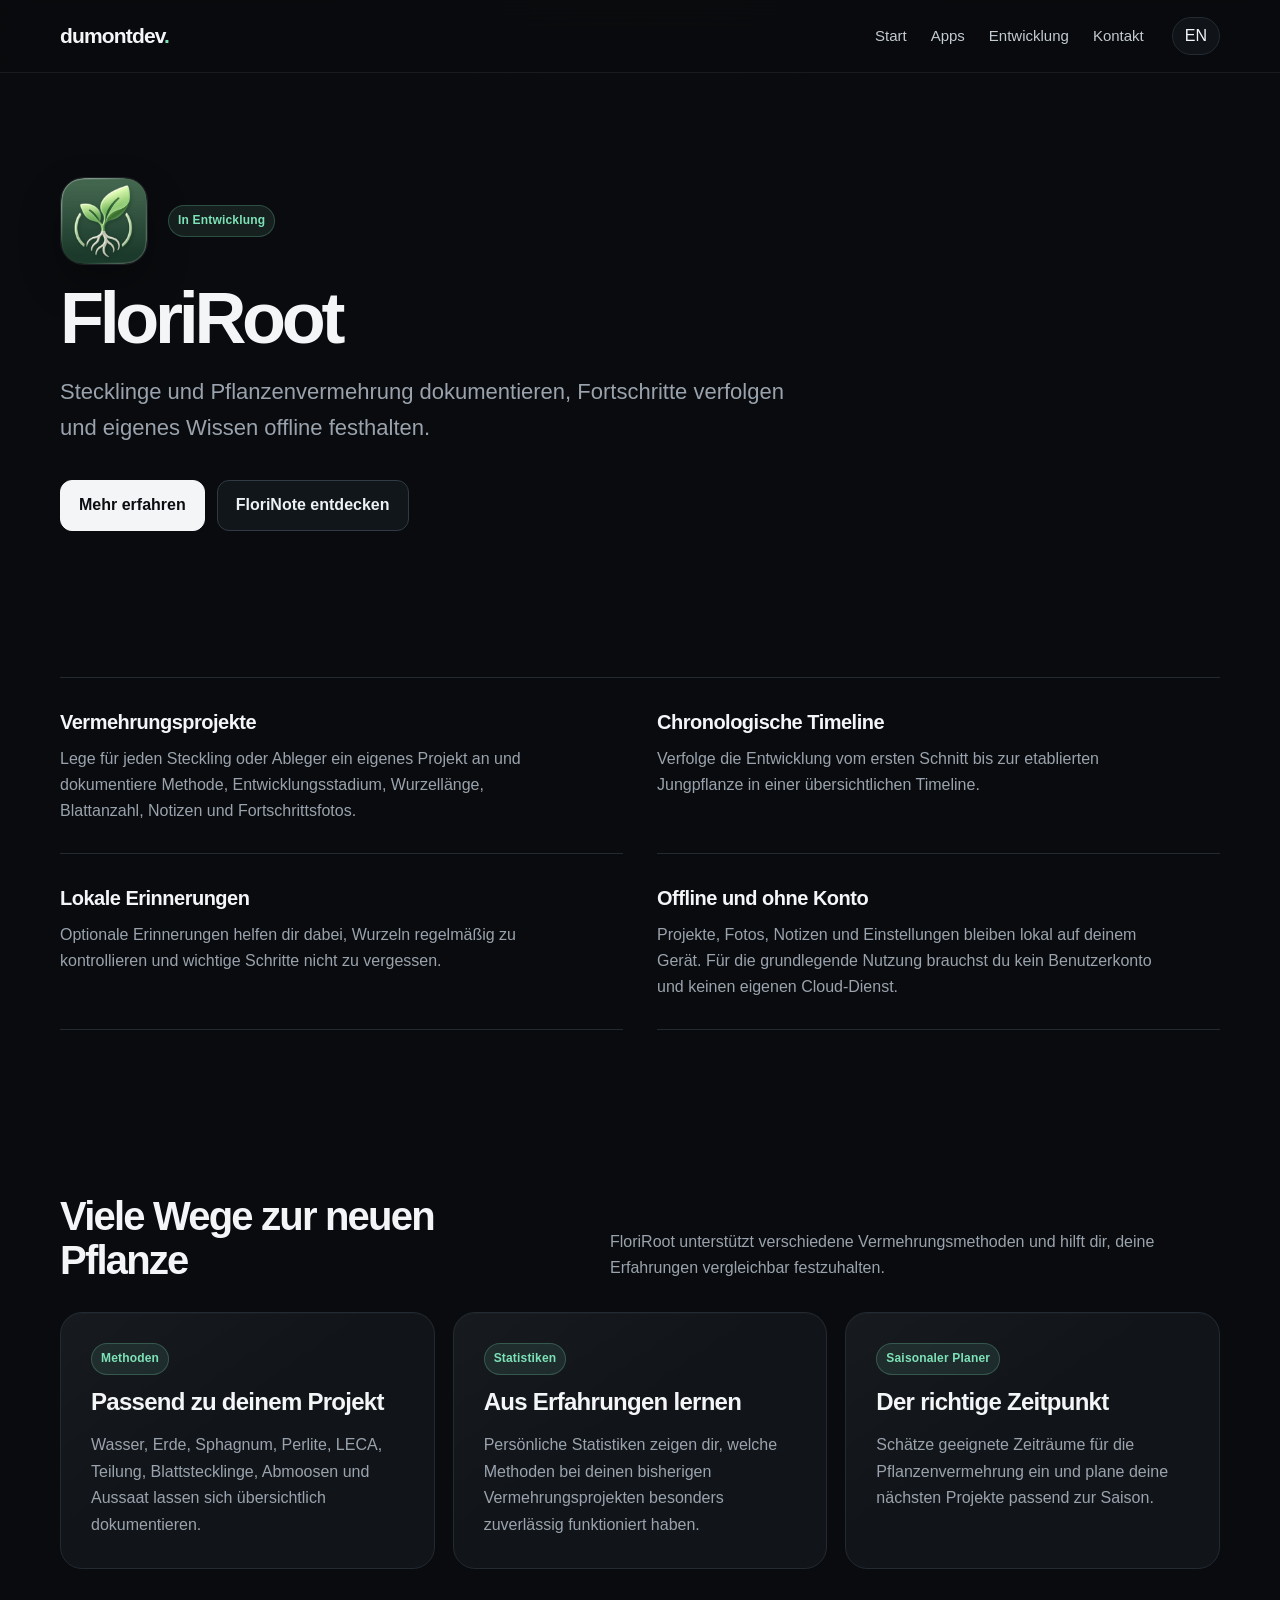
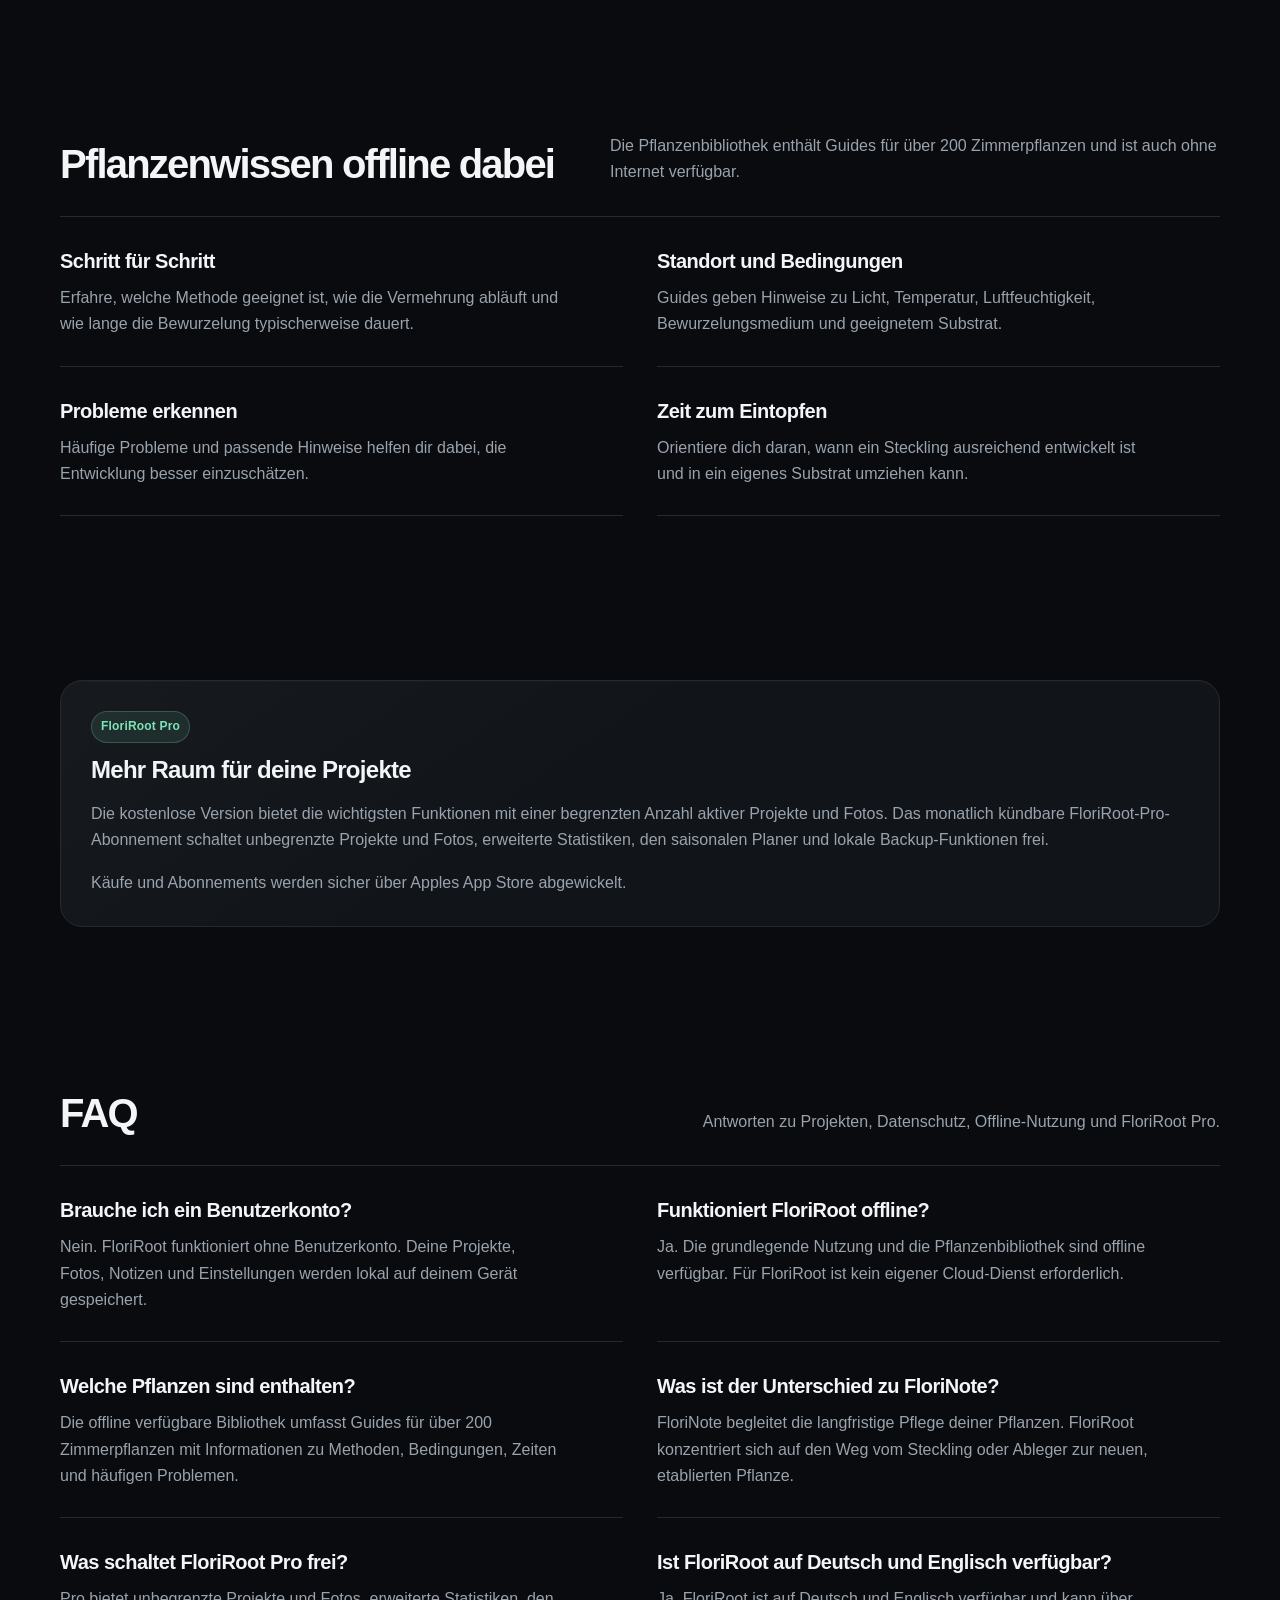
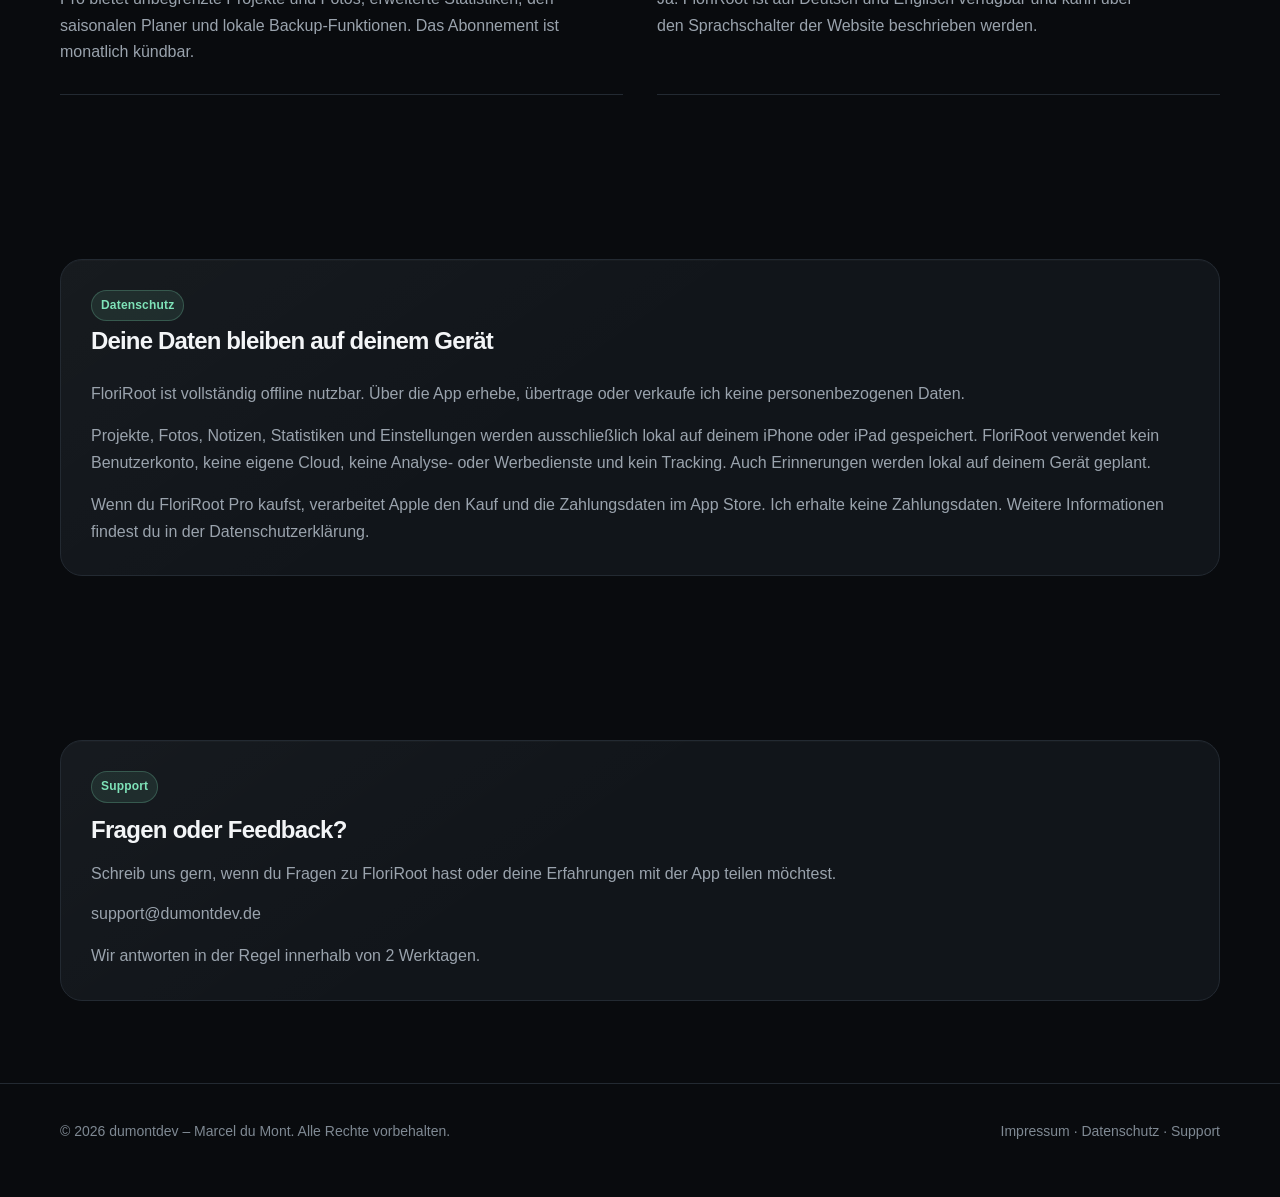
<file: floriroot.html>
<!doctype html>
<html lang="de">
<head>
  <meta charset="utf-8">
  <meta name="viewport" content="width=device-width,initial-scale=1">
  <title>FloriRoot – dumontdev</title>
  <link rel="stylesheet" href="styles.css">
</head>
<body>
  <header><nav class="wrap"><a class="brand" href="index.html">dumontdev</a><div class="navlinks"><a href="index.html" data-i18n="navHome">Start</a><a href="apps.html" data-i18n="navApps">Apps</a><a href="index.html#entwicklung" data-i18n="navServices">Entwicklung</a><a href="mailto:support@dumontdev.de" data-i18n="navContact">Kontakt</a></div><button class="lang">EN</button></nav></header>
  <main>
    <div class="wrap app-hero">
      <div class="app-hero-top"><img class="hero-app-icon" src="Images/FloriRoot_AppIcon.png" alt="FloriRoot App Icon"><div class="app-hero-copy"><span class="tag" data-i18n="rootStatus">In Entwicklung</span></div></div>
      <h1 data-i18n="rootTitle">FloriRoot</h1>
      <p class="lead" data-i18n="rootLead">Stecklinge und Pflanzenvermehrung dokumentieren, Fortschritte verfolgen und eigenes Wissen offline festhalten.</p>
      <div class="actions"><a class="btn primary" href="mailto:support@dumontdev.de?subject=FloriRoot" data-i18n="rootLearnMore">Mehr erfahren</a><a class="btn" href="florinote.html" data-i18n="rootCompanion">FloriNote entdecken</a></div>
    </div>
    <section><div class="wrap feature-grid">
      <div class="feature"><h3 data-i18n="rootFeature1Title">Vermehrungsprojekte</h3><p data-i18n="rootFeature1Text">Lege für jeden Steckling oder Ableger ein eigenes Projekt an und dokumentiere Methode, Entwicklungsstadium, Wurzellänge, Blattanzahl, Notizen und Fortschrittsfotos.</p></div>
      <div class="feature"><h3 data-i18n="rootFeature2Title">Chronologische Timeline</h3><p data-i18n="rootFeature2Text">Verfolge die Entwicklung vom ersten Schnitt bis zur etablierten Jungpflanze in einer übersichtlichen Timeline.</p></div>
      <div class="feature"><h3 data-i18n="rootFeature3Title">Lokale Erinnerungen</h3><p data-i18n="rootFeature3Text">Optionale Erinnerungen helfen dir dabei, Wurzeln regelmäßig zu kontrollieren und wichtige Schritte nicht zu vergessen.</p></div>
      <div class="feature"><h3 data-i18n="rootFeature4Title">Offline und ohne Konto</h3><p data-i18n="rootFeature4Text">Projekte, Fotos, Notizen und Einstellungen bleiben lokal auf deinem Gerät. Für die grundlegende Nutzung brauchst du kein Benutzerkonto und keinen eigenen Cloud-Dienst.</p></div>
    </div></section>
    <section><div class="wrap"><div class="section-head"><h2 data-i18n="rootMethodsTitle">Viele Wege zur neuen Pflanze</h2><p data-i18n="rootMethodsText">FloriRoot unterstützt verschiedene Vermehrungsmethoden und hilft dir, deine Erfahrungen vergleichbar festzuhalten.</p></div><div class="grid">
      <div class="card"><span class="tag" data-i18n="rootMethodsTag">Methoden</span><h3 data-i18n="rootMethodsCardTitle">Passend zu deinem Projekt</h3><p data-i18n="rootMethodsCardText">Wasser, Erde, Sphagnum, Perlite, LECA, Teilung, Blattstecklinge, Abmoosen und Aussaat lassen sich übersichtlich dokumentieren.</p></div>
      <div class="card"><span class="tag" data-i18n="rootStatsTag">Statistiken</span><h3 data-i18n="rootStatsTitle">Aus Erfahrungen lernen</h3><p data-i18n="rootStatsText">Persönliche Statistiken zeigen dir, welche Methoden bei deinen bisherigen Vermehrungsprojekten besonders zuverlässig funktioniert haben.</p></div>
      <div class="card"><span class="tag" data-i18n="rootSeasonTag">Saisonaler Planer</span><h3 data-i18n="rootSeasonTitle">Der richtige Zeitpunkt</h3><p data-i18n="rootSeasonText">Schätze geeignete Zeiträume für die Pflanzenvermehrung ein und plane deine nächsten Projekte passend zur Saison.</p></div>
    </div></div></section>
    <section><div class="wrap"><div class="section-head"><h2 data-i18n="rootLibraryTitle">Pflanzenwissen offline dabei</h2><p data-i18n="rootLibraryText">Die Pflanzenbibliothek enthält Guides für über 200 Zimmerpflanzen und ist auch ohne Internet verfügbar.</p></div><div class="feature-grid">
      <div class="feature"><h3 data-i18n="rootGuide1Title">Schritt für Schritt</h3><p data-i18n="rootGuide1Text">Erfahre, welche Methode geeignet ist, wie die Vermehrung abläuft und wie lange die Bewurzelung typischerweise dauert.</p></div>
      <div class="feature"><h3 data-i18n="rootGuide2Title">Standort und Bedingungen</h3><p data-i18n="rootGuide2Text">Guides geben Hinweise zu Licht, Temperatur, Luftfeuchtigkeit, Bewurzelungsmedium und geeignetem Substrat.</p></div>
      <div class="feature"><h3 data-i18n="rootGuide3Title">Probleme erkennen</h3><p data-i18n="rootGuide3Text">Häufige Probleme und passende Hinweise helfen dir dabei, die Entwicklung besser einzuschätzen.</p></div>
      <div class="feature"><h3 data-i18n="rootGuide4Title">Zeit zum Eintopfen</h3><p data-i18n="rootGuide4Text">Orientiere dich daran, wann ein Steckling ausreichend entwickelt ist und in ein eigenes Substrat umziehen kann.</p></div>
    </div></div></section>
    <section><div class="wrap"><div class="card"><span class="tag" data-i18n="rootProTag">FloriRoot Pro</span><h3 data-i18n="rootProTitle">Mehr Raum für deine Projekte</h3><p data-i18n="rootProText">Die kostenlose Version bietet die wichtigsten Funktionen mit einer begrenzten Anzahl aktiver Projekte und Fotos. Das monatlich kündbare FloriRoot-Pro-Abonnement schaltet unbegrenzte Projekte und Fotos, erweiterte Statistiken, den saisonalen Planer und lokale Backup-Funktionen frei.</p><p data-i18n="rootPurchaseText">Käufe und Abonnements werden sicher über Apples App Store abgewickelt.</p></div></div></section>
    <section id="faq"><div class="wrap"><div class="section-head"><h2 data-i18n="rootFaqTitle">FAQ</h2><p data-i18n="rootFaqText">Antworten zu Projekten, Datenschutz, Offline-Nutzung und FloriRoot Pro.</p></div><div class="feature-grid">
      <div class="feature"><h3 data-i18n="rootFaq1Title">Brauche ich ein Benutzerkonto?</h3><p data-i18n="rootFaq1Text">Nein. FloriRoot funktioniert ohne Benutzerkonto. Deine Projekte, Fotos, Notizen und Einstellungen werden lokal auf deinem Gerät gespeichert.</p></div>
      <div class="feature"><h3 data-i18n="rootFaq2Title">Funktioniert FloriRoot offline?</h3><p data-i18n="rootFaq2Text">Ja. Die grundlegende Nutzung und die Pflanzenbibliothek sind offline verfügbar. Für FloriRoot ist kein eigener Cloud-Dienst erforderlich.</p></div>
      <div class="feature"><h3 data-i18n="rootFaq3Title">Welche Pflanzen sind enthalten?</h3><p data-i18n="rootFaq3Text">Die offline verfügbare Bibliothek umfasst Guides für über 200 Zimmerpflanzen mit Informationen zu Methoden, Bedingungen, Zeiten und häufigen Problemen.</p></div>
      <div class="feature"><h3 data-i18n="rootFaq4Title">Was ist der Unterschied zu FloriNote?</h3><p data-i18n="rootFaq4Text">FloriNote begleitet die langfristige Pflege deiner Pflanzen. FloriRoot konzentriert sich auf den Weg vom Steckling oder Ableger zur neuen, etablierten Pflanze.</p></div>
      <div class="feature"><h3 data-i18n="rootFaq5Title">Was schaltet FloriRoot Pro frei?</h3><p data-i18n="rootFaq5Text">Pro bietet unbegrenzte Projekte und Fotos, erweiterte Statistiken, den saisonalen Planer und lokale Backup-Funktionen. Das Abonnement ist monatlich kündbar.</p></div>
      <div class="feature"><h3 data-i18n="rootFaq6Title">Ist FloriRoot auf Deutsch und Englisch verfügbar?</h3><p data-i18n="rootFaq6Text">Ja. FloriRoot ist auf Deutsch und Englisch verfügbar und kann über den Sprachschalter der Website beschrieben werden.</p></div>
    </div></div></section>
    <section id="datenschutz"><div class="wrap"><div class="card"><span class="tag" data-i18n="rootPrivacyTag">Datenschutz</span><h2 data-i18n="rootPrivacyTitle">Deine Daten bleiben auf deinem Gerät</h2><p data-i18n="rootPrivacyIntro">FloriRoot ist vollständig offline nutzbar. Über die App erhebe, übertrage oder verkaufe ich keine personenbezogenen Daten.</p><p data-i18n="rootPrivacyDetails">Projekte, Fotos, Notizen, Statistiken und Einstellungen werden ausschließlich lokal auf deinem iPhone oder iPad gespeichert. FloriRoot verwendet kein Benutzerkonto, keine eigene Cloud, keine Analyse- oder Werbedienste und kein Tracking. Auch Erinnerungen werden lokal auf deinem Gerät geplant.</p><p><span data-i18n="rootPrivacyPurchase">Wenn du FloriRoot Pro kaufst, verarbeitet Apple den Kauf und die Zahlungsdaten im App Store. Ich erhalte keine Zahlungsdaten. Weitere Informationen findest du in der</span> <a href="datenschutz.html" data-i18n="rootPrivacyPolicyLink">Datenschutzerklärung</a>.</p></div></div></section>
    <section><div class="wrap"><div class="card"><span class="tag" data-i18n="rootSupportTag">Support</span><h3 data-i18n="rootSupportTitle">Fragen oder Feedback?</h3><p data-i18n="rootSupportText">Schreib uns gern, wenn du Fragen zu FloriRoot hast oder deine Erfahrungen mit der App teilen möchtest.</p><p style="margin-top:14px"><a href="mailto:support@dumontdev.de">support@dumontdev.de</a></p><p data-i18n="rootSupportReply">Wir antworten in der Regel innerhalb von 2 Werktagen.</p></div></div></section>
  </main>
  <footer><div class="wrap row"><span data-i18n="footer">© 2026 dumontdev – Marcel du Mont. Alle Rechte vorbehalten.</span><span><a href="impressum.html" data-i18n="rootFooterImprint">Impressum</a> · <a href="datenschutz.html" data-i18n="rootFooterPrivacy">Datenschutz</a> · <a href="mailto:support@dumontdev.de" data-i18n="rootFooterSupport">Support</a></span></div></footer>
  <script src="script.js"></script>
</body>
</html>
</file>
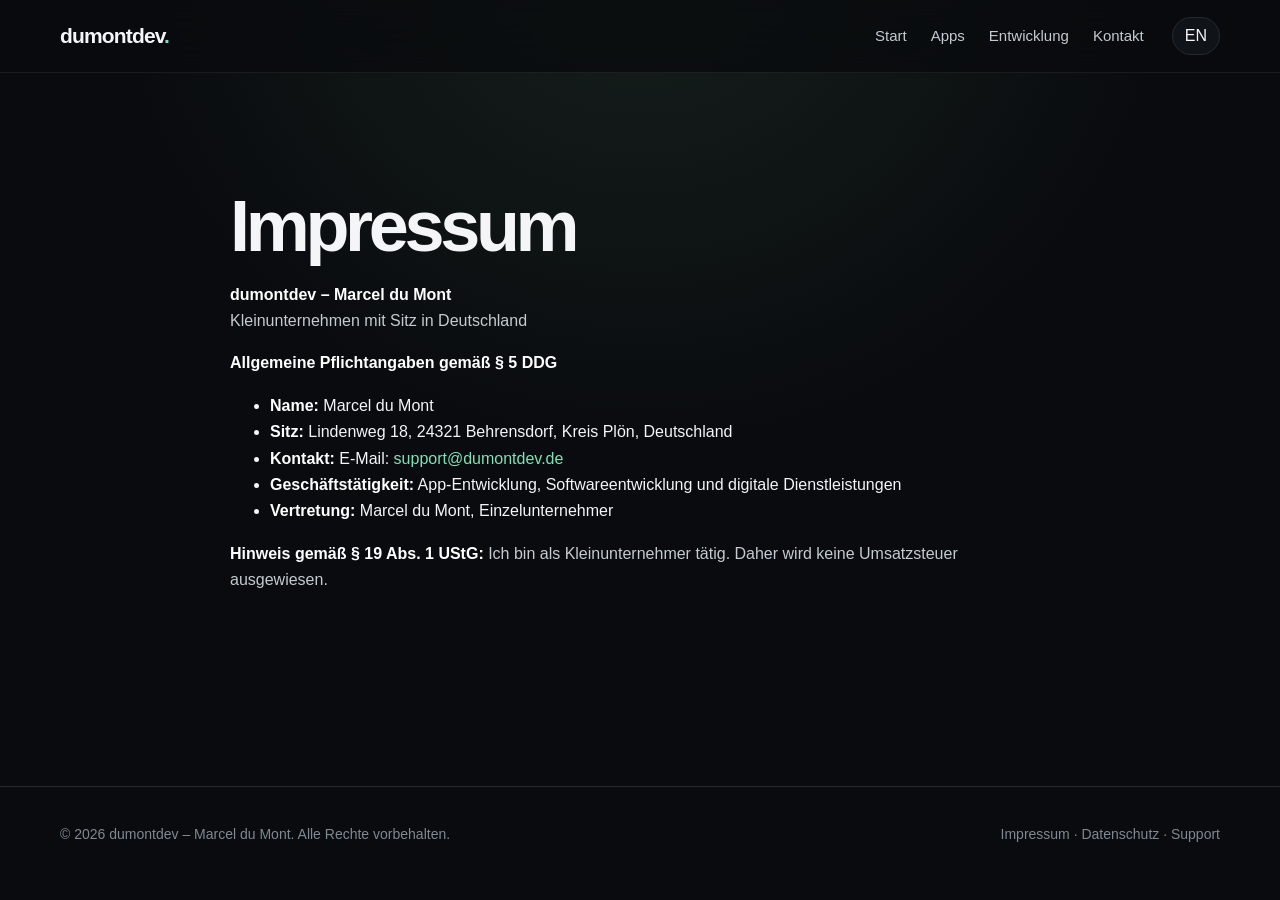
<file: impressum.html>
<!doctype html>
<html lang="de">
<head>
  <meta charset="utf-8">
  <meta name="viewport" content="width=device-width,initial-scale=1">
  <meta name="description" content="Impressum – dumontdev – Marcel du Mont.">
  <title>Impressum – dumontdev</title>
  <link rel="stylesheet" href="styles.css">
</head>
<body>
  <header><nav class="wrap"><a class="brand" href="index.html">dumontdev</a><div class="navlinks"><a href="index.html" data-i18n="navHome">Start</a><a href="apps.html" data-i18n="navApps">Apps</a><a href="index.html#entwicklung" data-i18n="navServices">Entwicklung</a><a href="mailto:support@dumontdev.de" data-i18n="navContact">Kontakt</a></div><button class="lang" aria-label="Sprache wechseln">EN</button></nav></header>
  <main><div class="wrap app-hero legal">
    <h1 data-i18n="imprintTitle">Impressum</h1>
    <p><strong>dumontdev – Marcel du Mont</strong><br><span data-i18n="imprintBusinessType">Kleinunternehmen mit Sitz in Deutschland</span></p>
    <p><strong data-i18n="imprintSection">Allgemeine Pflichtangaben gemäß § 5 DDG</strong></p>
    <ul>
      <li><strong data-i18n="imprintNameLabel">Name:</strong> <span data-i18n="imprintNameValue">Marcel du Mont</span></li>
      <li><strong data-i18n="imprintLocationLabel">Anschrift:</strong> Lindenweg 18, 24321 Behrensdorf, Kreis Plön, Deutschland</li>
      <li><strong data-i18n="imprintContactLabel">Kontakt:</strong> <span data-i18n="imprintContactValue">E-Mail:</span> <a href="mailto:support@dumontdev.de">support@dumontdev.de</a></li>
      <li><strong data-i18n="imprintActivityLabel">Geschäftstätigkeit:</strong> <span data-i18n="imprintActivityValue">App-Entwicklung, Softwareentwicklung und digitale Dienstleistungen</span></li>
      <li><strong data-i18n="imprintRepresentationLabel">Vertretung:</strong> <span data-i18n="imprintRepresentationValue">Marcel du Mont, Einzelunternehmer</span></li>
    </ul>
    <p><strong data-i18n="imprintVatLabel">Hinweis gemäß § 19 Abs. 1 UStG:</strong> <span data-i18n="imprintVatText">Ich bin als Kleinunternehmer tätig. Daher wird keine Umsatzsteuer ausgewiesen.</span></p>
  </div></main>
  <footer><div class="wrap row"><span data-i18n="footer">© 2026 dumontdev – Marcel du Mont. Alle Rechte vorbehalten.</span><span><a href="impressum.html" data-i18n="footerImprint">Impressum</a> · <a href="datenschutz.html" data-i18n="footerPrivacy">Datenschutz</a> · <a href="mailto:support@dumontdev.de">Support</a></span></div></footer>
  <script src="script.js"></script>
</body>
</html>
</file>
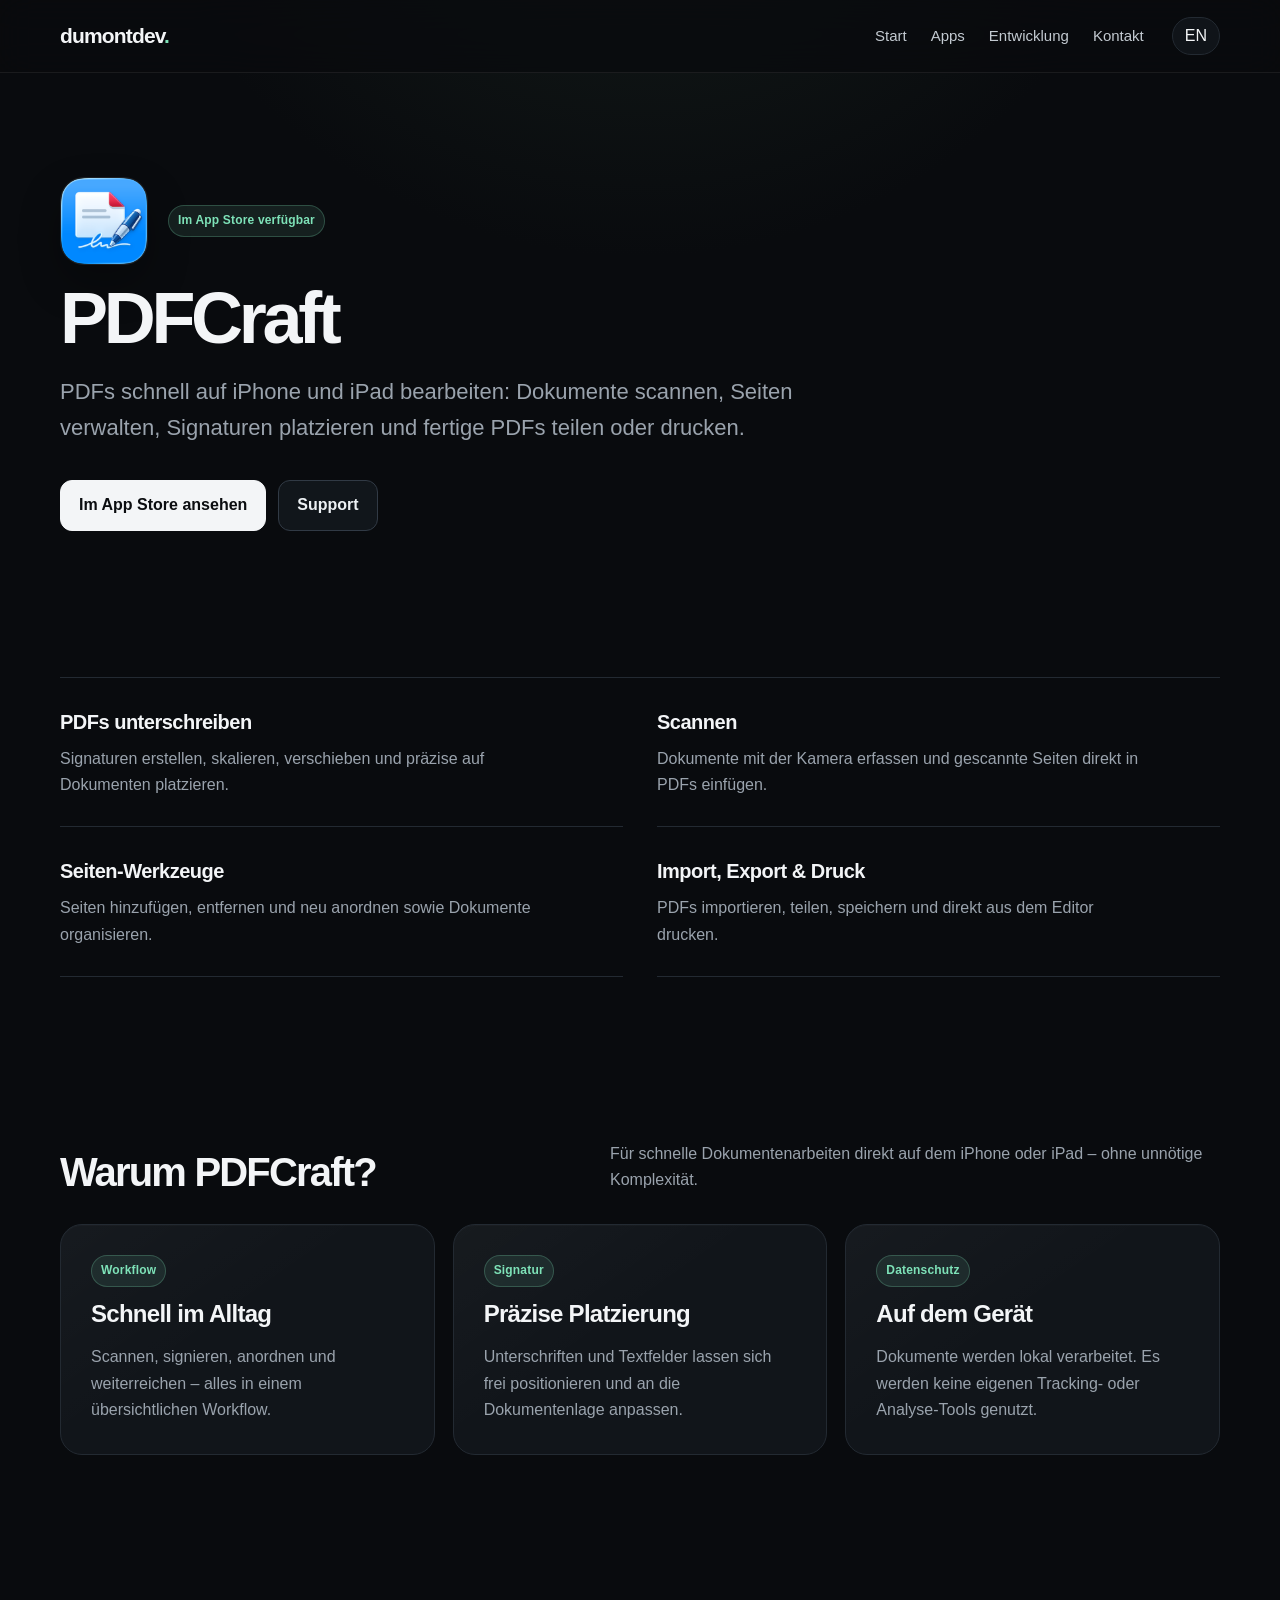
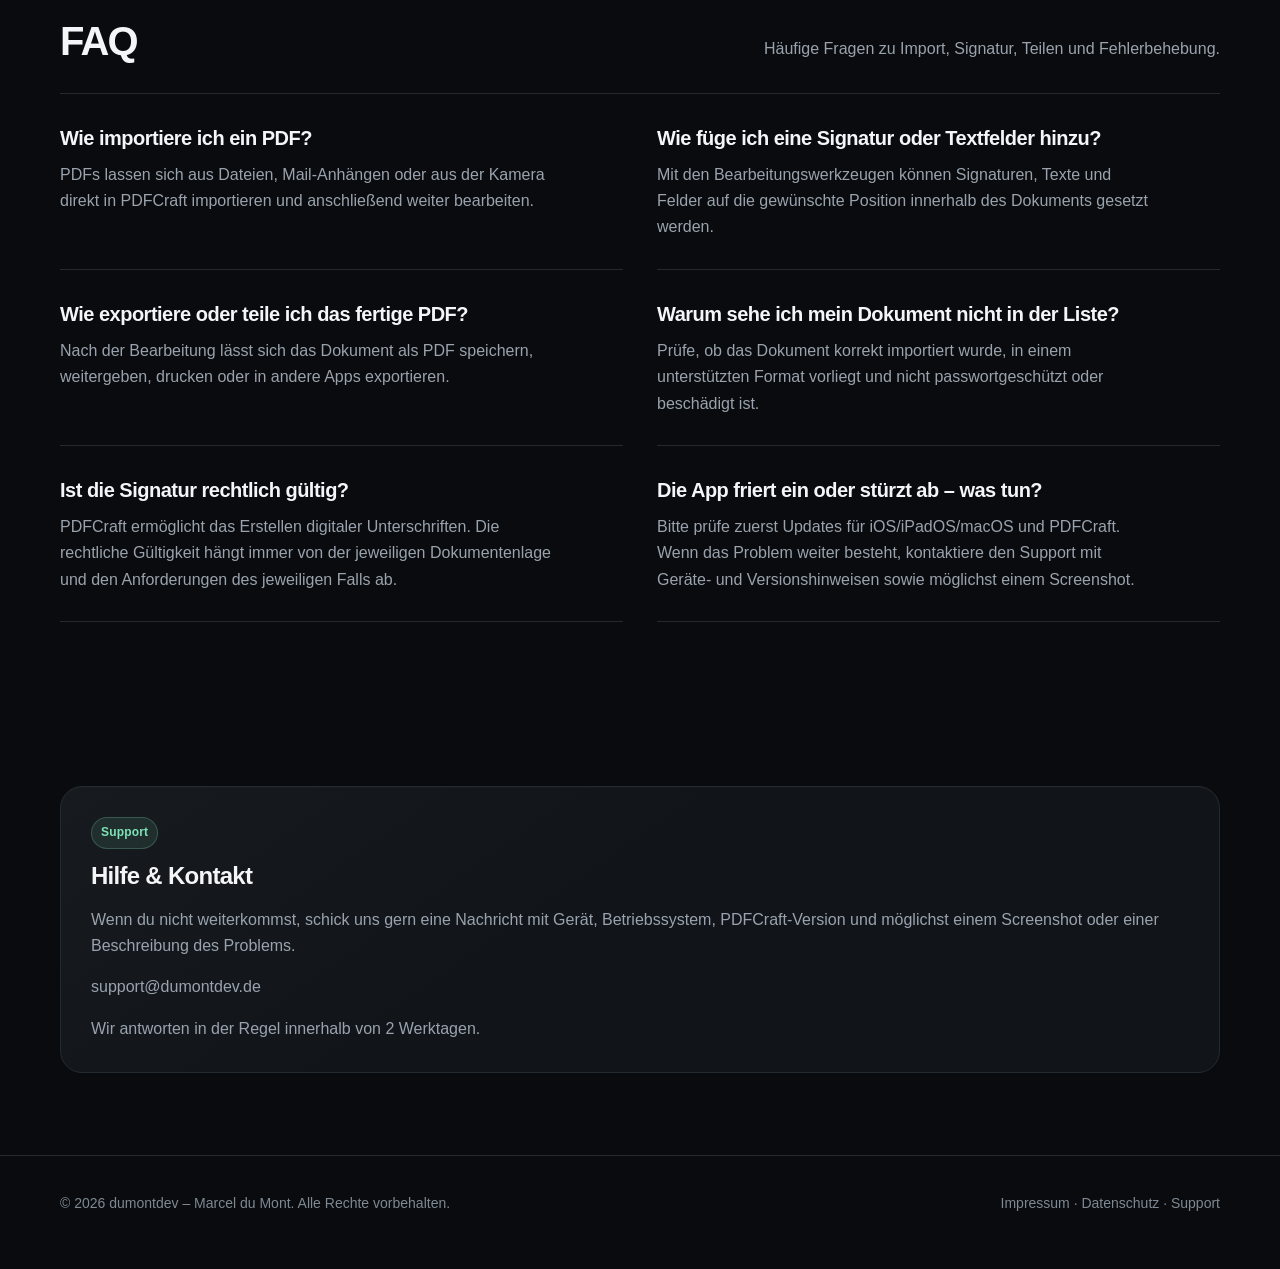
<file: pdfcraft.html>
<!doctype html><html lang="de"><head><meta charset="utf-8"><meta name="viewport" content="width=device-width,initial-scale=1"><title>PDFCraft – dumontdev</title><link rel="stylesheet" href="styles.css"></head><body><header><nav class="wrap"><a class="brand" href="index.html">dumontdev</a><div class="navlinks"><a href="index.html" data-i18n="navHome">Start</a><a href="apps.html" data-i18n="navApps">Apps</a><a href="mailto:support@dumontdev.de" data-i18n="navContact">Support</a></div><button class="lang">EN</button></nav></header><main><div class="wrap app-hero"><div class="app-hero-top"><img class="hero-app-icon" src="Images/PDFCraft_AppIcon.png" alt="PDFCraft App Icon"><div class="app-hero-copy"><span class="tag" data-i18n="pdfStoreTag">Available on the App Store</span></div></div><h1 data-i18n="pdfTitle">PDFCraft</h1><p class="lead" data-i18n="pdfLead">PDFs schnell auf iPhone und iPad bearbeiten: Dokumente scannen, Seiten verwalten, Signaturen platzieren und fertige PDFs teilen oder drucken.</p><div class="actions"><a class="btn primary" href="https://apps.apple.com/de/app/pdfcraft-pdf-unterschreiben/id6759552376" data-i18n="pdfAppStore">Im App Store ansehen</a><a class="btn" href="mailto:support@dumontdev.de?subject=PDFCraft Support" data-i18n="pdfSupportBtn">Support</a></div></div><section><div class="wrap feature-grid"><div class="feature"><h3 data-i18n="pdfFeature1Title">PDFs unterschreiben</h3><p data-i18n="pdfFeature1Text">Signaturen erstellen, skalieren, verschieben und präzise auf Dokumenten platzieren.</p></div><div class="feature"><h3 data-i18n="pdfFeature2Title">Scannen</h3><p data-i18n="pdfFeature2Text">Dokumente mit der Kamera erfassen und gescannte Seiten direkt in PDFs einfügen.</p></div><div class="feature"><h3 data-i18n="pdfFeature3Title">Seiten-Werkzeuge</h3><p data-i18n="pdfFeature3Text">Seiten hinzufügen, entfernen und neu anordnen sowie Dokumente organisieren.</p></div><div class="feature"><h3 data-i18n="pdfFeature4Title">Import, Export & Druck</h3><p data-i18n="pdfFeature4Text">PDFs importieren, teilen, speichern und direkt aus dem Editor drucken.</p></div></div></section><section><div class="wrap"><div class="section-head"><h2 data-i18n="pdfWhyTitle">Warum PDFCraft?</h2><p data-i18n="pdfWhyText">Für schnelle Dokumentenarbeiten direkt auf dem iPhone oder iPad – ohne unnötige Komplexität.</p></div><div class="grid"><div class="card"><span class="tag" data-i18n="pdfWorkflowTag">Workflow</span><h3 data-i18n="pdfWorkflowTitle">Schnell im Alltag</h3><p data-i18n="pdfWorkflowText">Scannen, signieren, anordnen und weiterreichen – alles in einem übersichtlichen Workflow.</p></div><div class="card"><span class="tag" data-i18n="pdfSignatureTag">Signatur</span><h3 data-i18n="pdfSignatureTitle">Präzise Platzierung</h3><p data-i18n="pdfSignatureText">Unterschriften und Textfelder lassen sich frei positionieren und an die Dokumentenlage anpassen.</p></div><div class="card"><span class="tag" data-i18n="pdfPrivacyTag">Datenschutz</span><h3 data-i18n="pdfPrivacyTitle">Auf dem Gerät</h3><p data-i18n="pdfPrivacyText">Dokumente werden lokal verarbeitet. Es werden keine eigenen Tracking- oder Analyse-Tools genutzt.</p></div></div></div></section><section id="faq"><div class="wrap"><div class="section-head"><h2 data-i18n="pdfFaqTitle">FAQ</h2><p data-i18n="pdfFaqText">Häufige Fragen zu Import, Signatur, Teilen und Fehlerbehebung.</p></div><div class="feature-grid"><div class="feature"><h3 data-i18n="pdfFaq1Title">Wie importiere ich ein PDF?</h3><p data-i18n="pdfFaq1Text">PDFs lassen sich aus Dateien, Mail-Anhängen oder aus der Kamera direkt in PDFCraft importieren und anschließend weiter bearbeiten.</p></div><div class="feature"><h3 data-i18n="pdfFaq2Title">Wie füge ich eine Signatur oder Textfelder hinzu?</h3><p data-i18n="pdfFaq2Text">Mit den Bearbeitungswerkzeugen können Signaturen, Texte und Felder auf die gewünschte Position innerhalb des Dokuments gesetzt werden.</p></div><div class="feature"><h3 data-i18n="pdfFaq3Title">Wie exportiere oder teile ich das fertige PDF?</h3><p data-i18n="pdfFaq3Text">Nach der Bearbeitung lässt sich das Dokument als PDF speichern, weitergeben, drucken oder in andere Apps exportieren.</p></div><div class="feature"><h3 data-i18n="pdfFaq4Title">Warum sehe ich mein Dokument nicht in der Liste?</h3><p data-i18n="pdfFaq4Text">Prüfe, ob das Dokument korrekt importiert wurde, in einem unterstützten Format vorliegt und nicht passwortgeschützt oder beschädigt ist.</p></div><div class="feature"><h3 data-i18n="pdfFaq5Title">Ist die Signatur rechtlich gültig?</h3><p data-i18n="pdfFaq5Text">PDFCraft ermöglicht das Erstellen digitaler Unterschriften. Die rechtliche Gültigkeit hängt immer von der jeweiligen Dokumentenlage und den Anforderungen des jeweiligen Falls ab.</p></div><div class="feature"><h3 data-i18n="pdfFaq6Title">Die App friert ein oder stürzt ab – was tun?</h3><p data-i18n="pdfFaq6Text">Bitte prüfe zuerst Updates für iOS/iPadOS/macOS und PDFCraft. Wenn das Problem weiter besteht, kontaktiere den Support mit Geräte- und Versionshinweisen sowie möglichst einem Screenshot.</p></div></div></div></section><section><div class="wrap"><div class="card"><span class="tag" data-i18n="pdfSupportTag">Support</span><h3 data-i18n="pdfSupportTitle">Hilfe & Kontakt</h3><p data-i18n="pdfSupportText">Wenn du nicht weiterkommst, schick uns gern eine Nachricht mit Gerät, Betriebssystem, PDFCraft-Version und möglichst einem Screenshot oder einer Beschreibung des Problems.</p><p style="margin-top:14px;"><a href="mailto:support@dumontdev.de">support@dumontdev.de</a></p><p data-i18n="pdfSupportReply">Wir antworten in der Regel innerhalb von 2 Werktagen.</p></div></div></section></main><footer><div class="wrap row"><span>© 2026 dumontdev – Marcel du Mont.</span><span><a href="impressum.html" data-i18n="pdfFooterImprint">Impressum</a> · <a href="datenschutz.html" data-i18n="pdfFooterPrivacy">Datenschutz</a> · <a href="mailto:support@dumontdev.de" data-i18n="pdfFooterSupport">Support</a></span></div></footer><script src="script.js"></script></body></html>
</file>
<file: styles.css>
:root{
  --bg:#090b0e;--bg-soft:#0d1014;--card:#11151a;--card-hover:#151a20;
  --text:#f3f5f7;--muted:#9aa3ad;--line:#232a32;--line-strong:#313a45;
  --accent:#7ee2b8;--accent-soft:rgba(126,226,184,.10);--accent-line:rgba(126,226,184,.24);
  --warning:#e9c46a;--max:1160px;--shadow:0 22px 60px rgba(0,0,0,.24)
}
*{box-sizing:border-box}html{scroll-behavior:smooth;color-scheme:dark}body{margin:0;min-width:320px;min-height:100vh;display:flex;flex-direction:column;background:radial-gradient(circle at 50% -10%,#17211d 0,transparent 34rem),var(--bg);color:var(--text);font:16px/1.65 -apple-system,BlinkMacSystemFont,"SF Pro Text",Inter,"Segoe UI",sans-serif;-webkit-font-smoothing:antialiased}a{color:inherit;text-decoration:none}button{font:inherit}.wrap{width:min(100% - 48px,var(--max));margin-inline:auto}
header{position:sticky;top:0;z-index:50;background:rgba(9,11,14,.78);backdrop-filter:blur(18px) saturate(140%);-webkit-backdrop-filter:blur(18px) saturate(140%);border-bottom:1px solid rgba(255,255,255,.07)}nav{min-height:72px;display:flex;align-items:center;gap:28px;position:relative}.brand{font-weight:800;letter-spacing:-.04em;font-size:21px;margin-right:auto}.brand::after{content:".";color:var(--accent)}.navlinks{display:flex;align-items:center;gap:24px;color:#c3cad1;font-size:15px}.navlinks a{transition:color .2s ease}.navlinks a:hover{color:#fff}.lang,.menu-toggle{border:1px solid var(--line);background:#101419;color:var(--text);border-radius:999px;min-width:44px;height:38px;padding:0 12px;cursor:pointer;transition:.2s ease}.lang:hover,.menu-toggle:hover{border-color:var(--line-strong);background:#161b21}.menu-toggle{display:none;font-size:20px;line-height:1;padding:0 11px}
main{flex:1}
.hero{padding:clamp(78px,11vw,132px) 0 clamp(62px,8vw,92px)}.eyebrow{color:var(--accent);font-weight:700;font-size:14px;letter-spacing:.03em}.hero h1,.app-hero h1{font-weight:790;line-height:.98;letter-spacing:-.06em;text-wrap:balance}.hero h1{font-size:clamp(46px,7.5vw,86px);max-width:940px;margin:16px 0 26px}.lead{font-size:clamp(18px,2vw,22px);color:var(--muted);max-width:760px;margin:0;text-wrap:pretty}.actions{display:flex;gap:12px;flex-wrap:wrap;margin-top:34px}.btn{display:inline-flex;align-items:center;justify-content:center;min-height:46px;padding:11px 18px;border-radius:12px;border:1px solid var(--line-strong);background:#11161b;color:#edf1f4;font-weight:680;transition:transform .18s ease,background .18s ease,border-color .18s ease}.btn:hover{transform:translateY(-1px);background:#171d23;border-color:#44505d}.btn.primary{background:var(--text);color:#0b0d10;border-color:var(--text)}.btn.primary:hover{background:#dce2e6;border-color:#dce2e6}
section{padding:clamp(52px,7vw,82px) 0}.section-head{display:flex;justify-content:space-between;gap:40px;align-items:end;margin-bottom:30px}.section-head h2{font-size:clamp(30px,4vw,40px);line-height:1.1;letter-spacing:-.045em;margin:0}.section-head p{color:var(--muted);max-width:610px;margin:0}.grid{display:grid;grid-template-columns:repeat(3,minmax(0,1fr));gap:18px}.card{background:linear-gradient(145deg,rgba(255,255,255,.025),transparent 45%),var(--card);border:1px solid var(--line);border-radius:22px;padding:clamp(22px,3vw,30px);min-width:0;box-shadow:0 1px 0 rgba(255,255,255,.02) inset;transition:transform .2s ease,border-color .2s ease,background .2s ease}.app-card:hover{transform:translateY(-3px);border-color:#37424d;background:var(--card-hover)}.card h2{margin-top:0;letter-spacing:-.035em}.card h3{font-size:24px;line-height:1.2;margin:13px 0 10px;letter-spacing:-.03em}.card p{color:var(--muted);margin-bottom:0}.tag{display:inline-flex;align-items:center;width:max-content;max-width:100%;font-size:12px;padding:5px 9px;border-radius:999px;background:var(--accent-soft);border:1px solid var(--accent-line);color:var(--accent);font-weight:720;letter-spacing:.015em}.app-card{display:flex;flex-direction:column;min-height:260px}.app-card .more{margin-top:auto;padding-top:28px;font-weight:680;color:#dce3e8}.app-card-header{display:flex;align-items:center;justify-content:space-between;gap:16px;margin-bottom:10px}.app-icon{display:block;width:56px;height:56px;border-radius:18px;object-fit:cover;border:1px solid rgba(255,255,255,.08);box-shadow:0 12px 30px rgba(0,0,0,.28);background:#0b0d10}.hero-app-icon{width:88px;height:88px;border-radius:24px;border:1px solid rgba(255,255,255,.08);object-fit:cover;box-shadow:0 18px 40px rgba(0,0,0,.28);background:#0b0d10}.app-hero-top{display:flex;align-items:center;gap:20px;margin-bottom:18px}.app-hero-copy{display:flex;flex-direction:column;gap:10px}.service{display:grid;grid-template-columns:minmax(0,1.35fr) minmax(260px,.65fr);gap:18px}.price{font-size:clamp(40px,5vw,54px);font-weight:790;line-height:1;letter-spacing:-.055em}.small{font-size:14px;color:var(--muted)}
.app-hero{padding:clamp(68px,9vw,104px) 0 clamp(42px,6vw,64px)}.app-hero h1{font-size:clamp(48px,7vw,72px);margin:14px 0 20px}.feature-grid{display:grid;grid-template-columns:repeat(2,minmax(0,1fr));gap:0 34px;border-top:1px solid var(--line)}.feature{padding:28px 0;border-bottom:1px solid var(--line)}.feature h3{font-size:20px;margin:0 0 7px;letter-spacing:-.025em}.feature p{color:var(--muted);margin:0;max-width:500px}.legal{max-width:820px}.legal p{color:#c4cbd2}.legal strong{color:#fff}.legal a{color:var(--accent)}.notice{background:rgba(233,196,106,.08);border:1px solid rgba(233,196,106,.25);border-radius:14px;padding:15px 17px;color:#d9c78f;margin-top:24px}
footer{border-top:1px solid var(--line);padding:36px 0 54px;color:#7f8993;font-size:14px}footer .row{display:flex;justify-content:space-between;gap:20px;flex-wrap:wrap}footer a:hover{color:#fff}
@media(max-width:820px){.wrap{width:min(100% - 36px,var(--max))}nav{min-height:64px;gap:10px}.menu-toggle{display:inline-flex;align-items:center;justify-content:center;order:2}.lang{order:3}.navlinks{display:none;position:absolute;left:0;right:0;top:calc(100% + 1px);padding:10px;background:#0d1115;border:1px solid var(--line);border-radius:0 0 16px 16px;box-shadow:var(--shadow);flex-direction:column;align-items:stretch;gap:2px}.navlinks.open{display:flex}.navlinks a{padding:12px 14px;border-radius:10px}.navlinks a:hover{background:#151a20}.hero{padding-top:72px}.section-head{display:block}.section-head p{margin-top:10px}.grid,.service{grid-template-columns:1fr}.app-card{min-height:220px}.feature-grid{grid-template-columns:1fr}.service .card{min-height:0}}
@media(max-width:520px){.wrap{width:min(100% - 28px,var(--max))}.hero h1{font-size:clamp(42px,13vw,58px)}.actions{display:grid;grid-template-columns:1fr}.btn{width:100%}.card{border-radius:18px}.app-hero h1{font-size:46px}.feature{padding:24px 0}footer .row{display:grid}.price{font-size:44px}}
@media(prefers-reduced-motion:reduce){html{scroll-behavior:auto}*,*::before,*::after{transition:none!important}}
.service-expanded{grid-template-columns:repeat(3,minmax(0,1fr));align-items:stretch}.service-expanded .card{height:100%}.stack-list{display:flex;flex-wrap:wrap;gap:8px;margin:18px 0 20px}.stack-list span{padding:7px 10px;border:1px solid var(--line-strong);border-radius:10px;color:#dbe2e7;background:#0e1318;font-size:13px;font-weight:650}
@media(max-width:820px){.service-expanded{grid-template-columns:1fr}}
.service-expanded .btn{margin-top:18px}
.dartmate-mark{position:relative;display:grid;place-items:center;overflow:hidden;background:radial-gradient(circle,#f5f1df 0 17%,#cf3b3b 18% 27%,#f5f1df 28% 39%,#1c252d 40% 58%,#cf3b3b 59% 66%,#10151a 67%);color:#14181c;font-size:13px;font-weight:850}.dartmate-mark::before,.dartmate-mark::after{content:"";position:absolute;background:rgba(20,24,28,.28)}.dartmate-mark::before{width:1px;height:100%}.dartmate-mark::after{width:100%;height:1px}.dartmate-mark span{position:relative;z-index:1;font-size:11px}
.dartboard{width:min(280px,65vw);aspect-ratio:1;border-radius:50%;margin:26px 0 6px;background:radial-gradient(circle,#f5f1df 0 7%,#171c22 7.5% 13%,#d44b4b 13.5% 18%,#f5f1df 18.5% 31%,#171c22 31.5% 45%,#d44b4b 45.5% 51%,#f5f1df 51.5% 67%,#171c22 67.5% 83%,#d44b4b 83.5% 89%,#11161b 89.5%);border:10px solid #252d34;box-shadow:0 18px 40px rgba(0,0,0,.3),0 0 0 1px #47515b;display:grid;place-items:center;color:#12171b;font-size:28px;font-weight:850}.dartboard span{background:#f5f1df;border-radius:50%;width:34px;height:34px;display:grid;place-items:center;font-size:13px}.mode-list{display:flex;flex-wrap:wrap;gap:9px;margin-top:20px}.mode-list span{padding:8px 11px;border:1px solid var(--line-strong);border-radius:10px;color:#dbe2e7;background:#0e1318;font-size:13px;font-weight:650}
</file>
